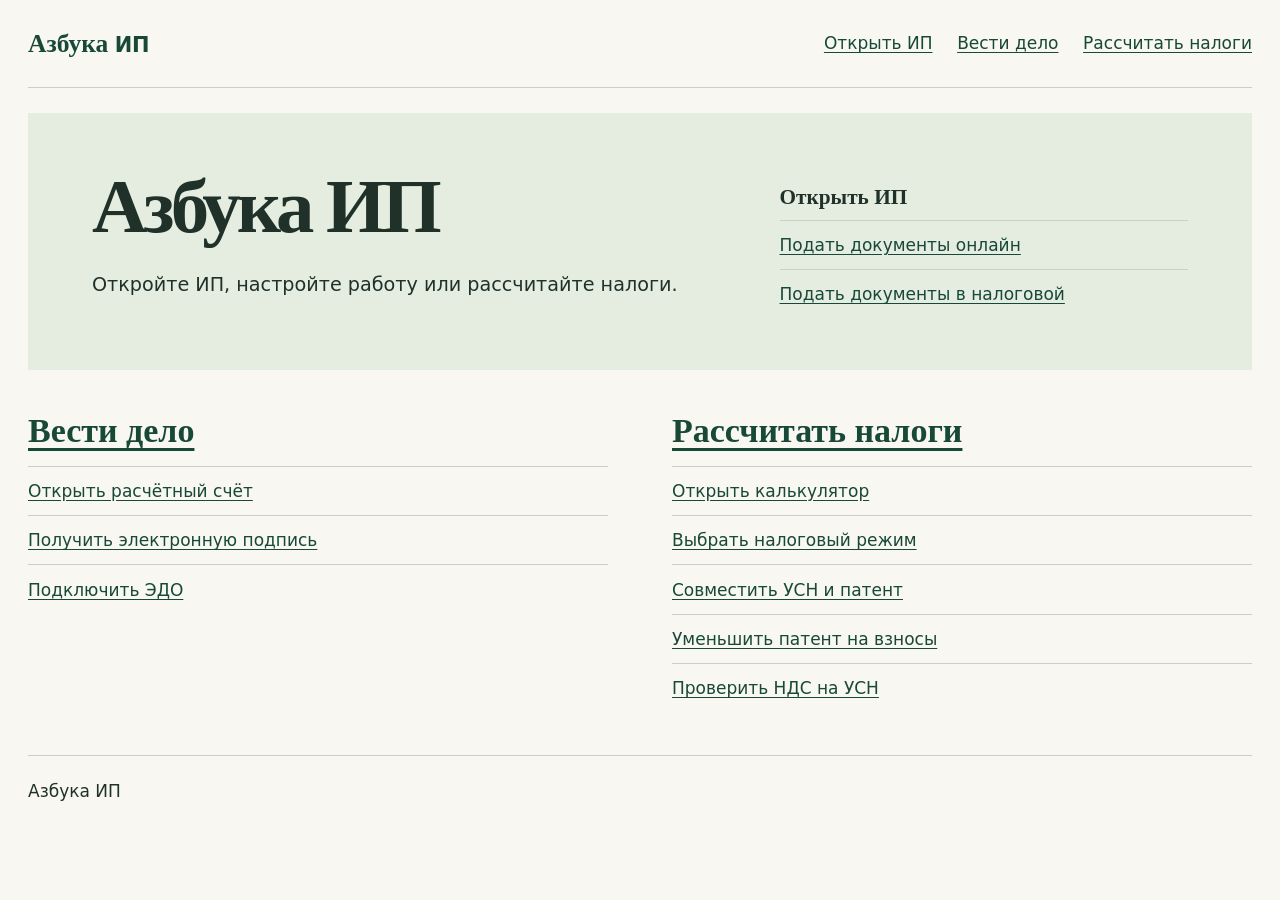
<file: index.html>
<!doctype html>
<html lang="ru">
<head>
<meta charset="utf-8">
<meta name="viewport" content="width=device-width, initial-scale=1">
<title>Азбука ИП — открыть ИП, вести дело, рассчитать налоги</title>
<meta name="description" content="Маршрут регистрации ИП, документы, электронная подпись, ЭДО, счёт и расчёт налогов.">
<link rel="canonical" href="https://ipabc.ru/">
<link rel="stylesheet" href="/azbuka.css">
</head>
<body>
<a class="skip" href="#main">К содержанию</a>
<header class="site-head wrap"><a class="wordmark" href="/">Азбука <b>ИП</b></a><nav aria-label="Основное меню"><a href="/guides/kak-otkryt-ip.html">Открыть ИП</a><a href="/vesti-delo.html">Вести дело</a><a href="/rasschitat-nalogi.html">Рассчитать налоги</a></nav></header>
<main id="main" class="wrap">
<section class="hero" aria-labelledby="hero-title">
<div><h1 id="hero-title">Азбука ИП</h1><p>Откройте ИП, настройте работу или рассчитайте налоги.</p></div>
<div class="route-links"><h2>Открыть ИП</h2><a href="/guides/kak-otkryt-ip.html?method=online">Подать документы онлайн</a><a href="/guides/kak-otkryt-ip.html?method=office">Подать документы в налоговой</a></div>
</section>
<div class="sections">
<section id="work"><h2><a href="/vesti-delo.html">Вести дело</a></h2><ul class="directory"><li><a href="/guides/raschetnyy-schet-ip.html">Открыть расчётный счёт</a></li><li><a href="/guides/elektronnaya-podpis-ip.html">Получить электронную подпись</a></li><li><a href="/guides/edo-dlya-ip.html">Подключить ЭДО</a></li></ul></section>
<section id="tax"><h2><a href="/rasschitat-nalogi.html">Рассчитать налоги</a></h2><ul class="directory"><li><a href="https://ip-tax-calculator-2026.polite-fig-0331.chatgpt.site/">Открыть калькулятор</a></li><li><a href="/guides/vybor-nalogovogo-rezhima-ip.html">Выбрать налоговый режим</a></li><li><a href="/guides/usn-patent-2026.html">Совместить УСН и патент</a></li><li><a href="/guides/umenshenie-patenta-1112021.html">Уменьшить патент на взносы</a></li><li><a href="/guides/nds-usn-5-7-2026.html">Проверить НДС на УСН</a></li></ul></section>
</div>
</main>
<footer class="wrap site-foot">Азбука ИП</footer>
</body></html>
</file>
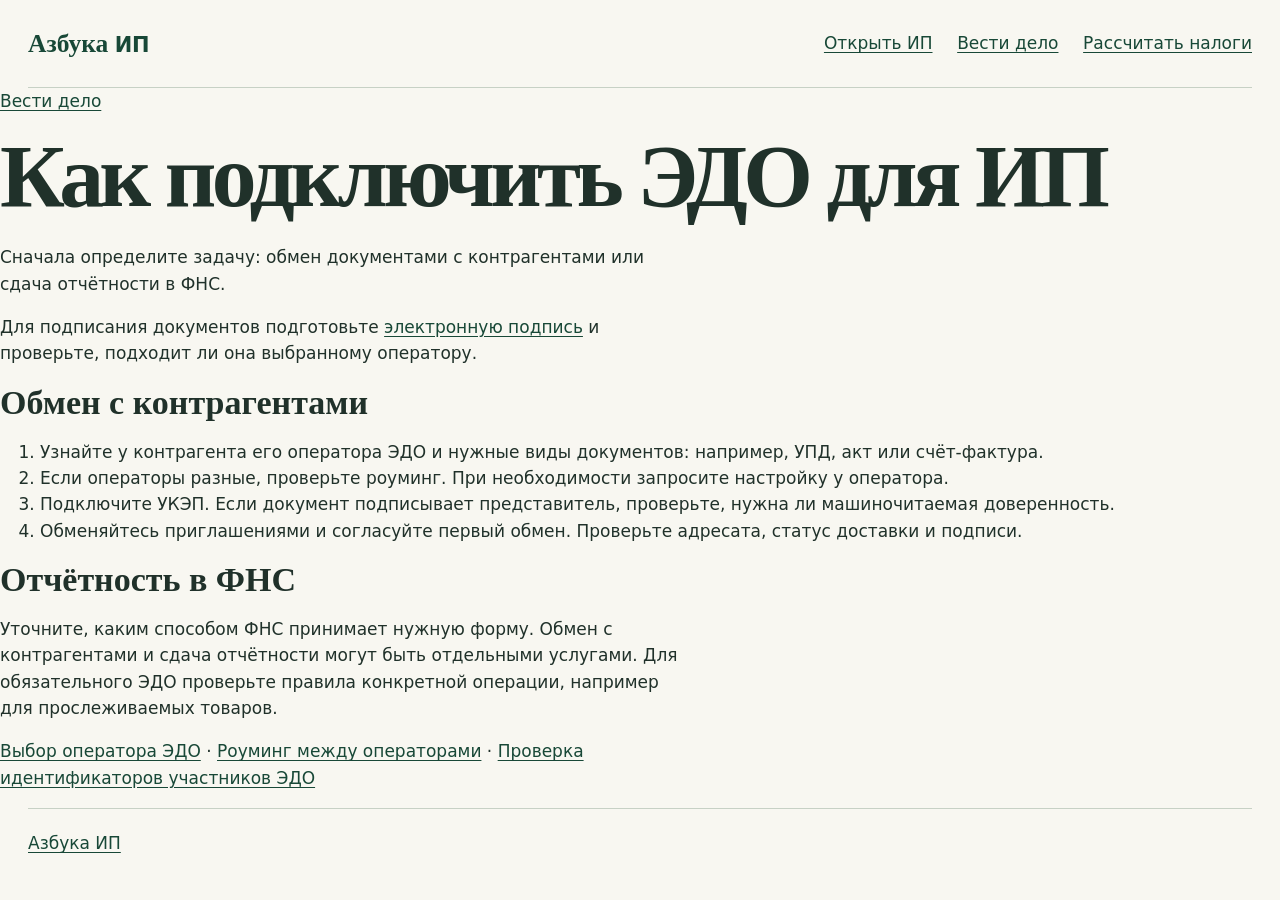
<file: guides/edo-dlya-ip.html>
<!doctype html>
<html lang="ru">
<head>
<meta charset="utf-8">
<meta name="viewport" content="width=device-width, initial-scale=1">
<title>Как подключить ЭДО для ИП — Азбука ИП</title>
<link rel="canonical" href="https://ipabc.ru/guides/edo-dlya-ip.html">
<link rel="stylesheet" href="/azbuka.css">
</head>
<body><a class="skip" href="#main">К содержанию</a>
<header class="site-head wrap"><a class="wordmark" href="/">Азбука <b>ИП</b></a><nav aria-label="Основное меню"><a href="/guides/kak-otkryt-ip.html">Открыть ИП</a><a href="/vesti-delo.html">Вести дело</a><a href="/rasschitat-nalogi.html">Рассчитать налоги</a></nav></header>
<main id="main" class="guide"><p class="section-back"><a href="/vesti-delo.html">Вести дело</a></p>
<article>
<h1>Как подключить ЭДО для ИП</h1>
<p class="guide-lead">Сначала определите задачу: обмен документами с контрагентами или сдача отчётности в ФНС.</p>
<p>Для подписания документов подготовьте <a href="/guides/elektronnaya-podpis-ip.html">электронную подпись</a> и проверьте, подходит ли она выбранному оператору.</p>
<h2>Обмен с контрагентами</h2>
<ol>
<li>Узнайте у контрагента его оператора ЭДО и нужные виды документов: например, УПД, акт или счёт-фактура.</li>
<li>Если операторы разные, проверьте роуминг. При необходимости запросите настройку у оператора.</li>
<li>Подключите УКЭП. Если документ подписывает представитель, проверьте, нужна ли машиночитаемая доверенность.</li>
<li>Обменяйтесь приглашениями и согласуйте первый обмен. Проверьте адресата, статус доставки и подписи.</li>
</ol>
<h2>Отчётность в ФНС</h2>
<p>Уточните, каким способом ФНС принимает нужную форму. Обмен с контрагентами и сдача отчётности могут быть отдельными услугами. Для обязательного ЭДО проверьте правила конкретной операции, например для прослеживаемых товаров.</p>
<p>
<a href="https://www.nalog.gov.ru/rn06/oedo/">Выбор оператора ЭДО</a> · <a href="https://www.nalog.gov.ru/rn77/related_activities/el_doc/roaming/">Роуминг между операторами</a> · <a href="https://www.nalog.gov.ru/html/edo_routing_brief/">Проверка идентификаторов участников ЭДО</a>
</p>
</article></main>
<footer class="wrap site-foot"><a href="/">Азбука ИП</a></footer></body></html>
</file>
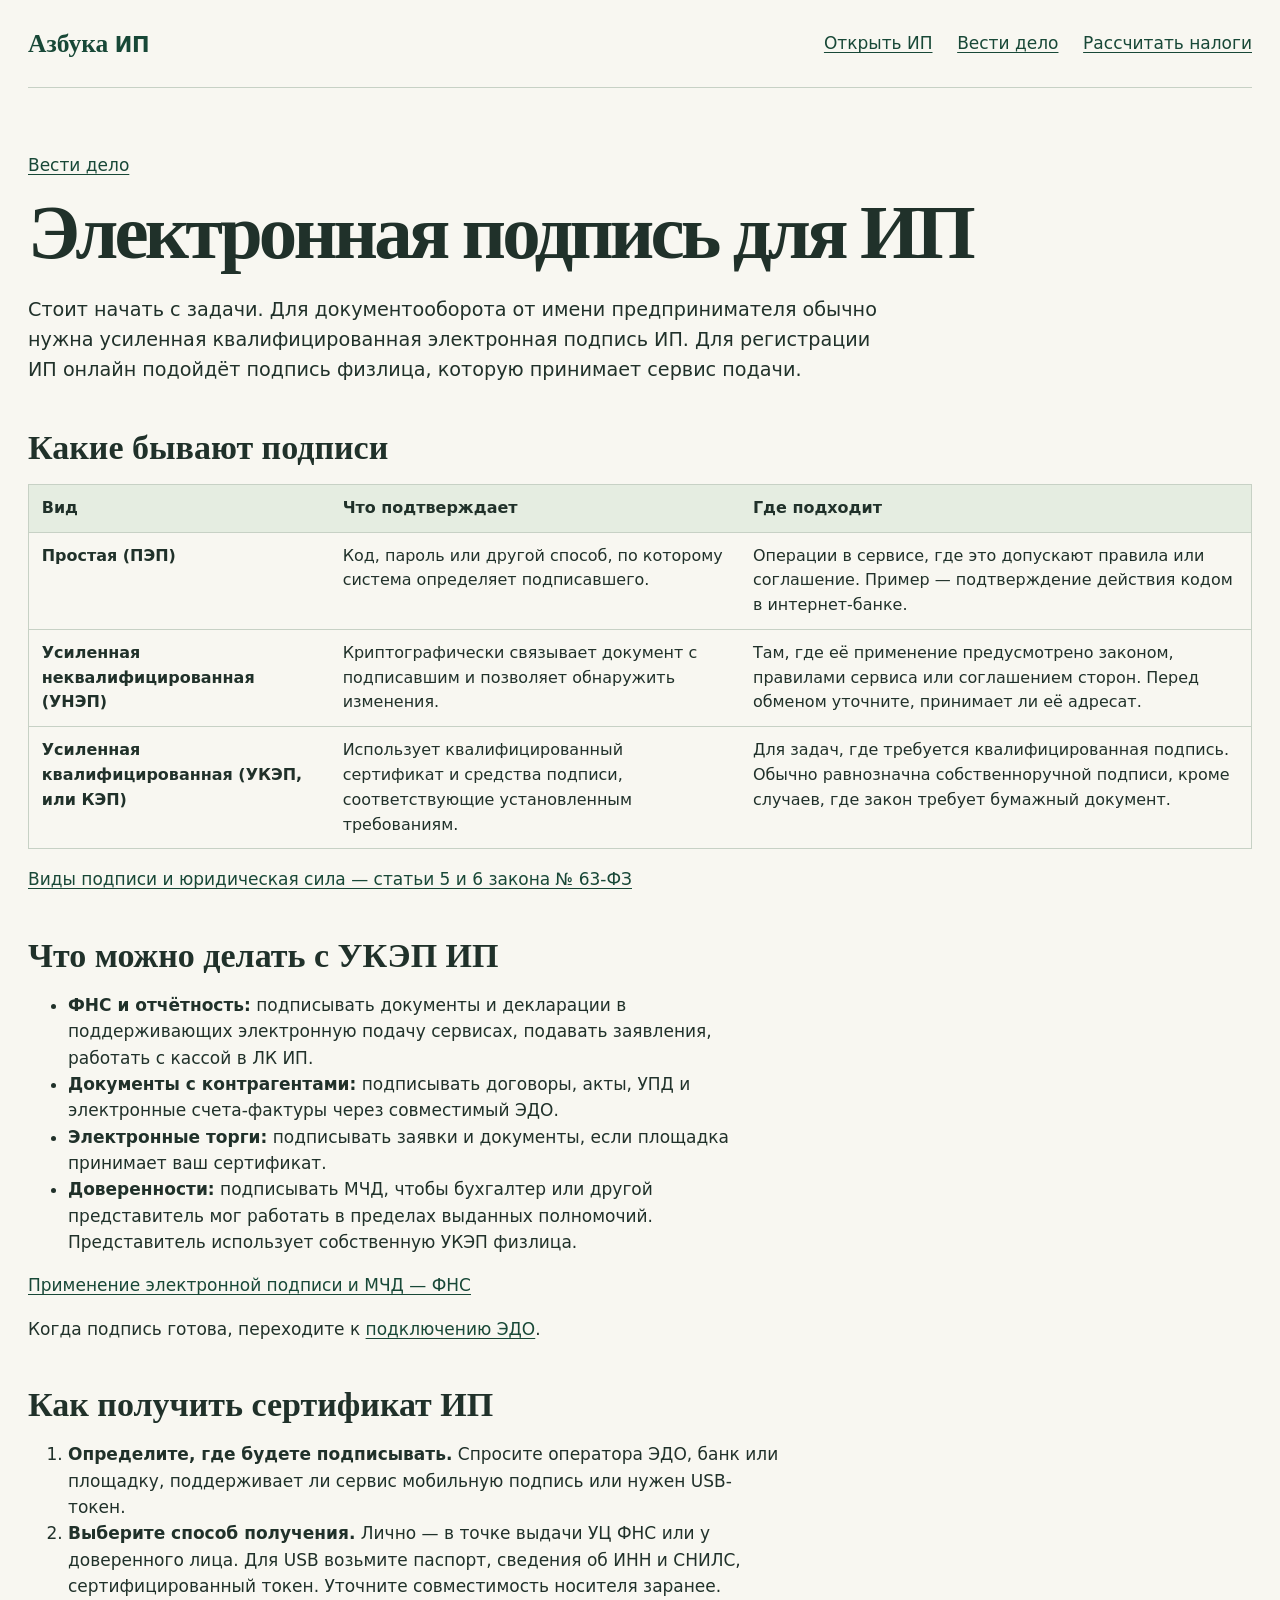
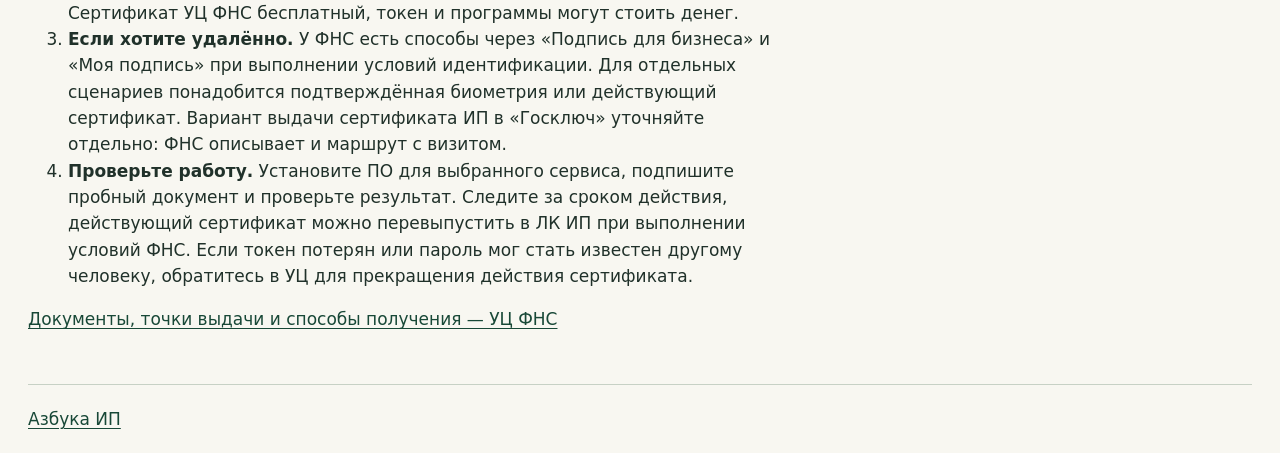
<file: guides/elektronnaya-podpis-ip.html>
<!doctype html>
<html lang="ru"><head><meta charset="utf-8"><meta name="viewport" content="width=device-width, initial-scale=1">
<title>Электронная подпись для ИП — Азбука ИП</title><meta name="description" content="Электронная подпись для ИП. Условия, примеры и ссылки на первичные источники.">
<link rel="canonical" href="https://ipabc.ru/guides/elektronnaya-podpis-ip.html"><link rel="stylesheet" href="/azbuka.css"><link rel="stylesheet" href="/comparison.css">
</head><body><a class="skip" href="#main">К содержанию</a><header class="site-head wrap"><a class="wordmark" href="/">Азбука <b>ИП</b></a><nav aria-label="Основное меню"><a href="/guides/kak-otkryt-ip.html">Открыть ИП</a><a href="/vesti-delo.html">Вести дело</a><a href="/rasschitat-nalogi.html">Рассчитать налоги</a></nav></header>
<main id="main" class="wrap registration mode-reference"><p class="section-back"><a href="/vesti-delo.html">Вести дело</a></p>
<article>
<h1>Электронная подпись для ИП</h1>
<p class="intro">Стоит начать с задачи. Для документооборота от имени предпринимателя обычно нужна усиленная квалифицированная электронная подпись ИП. Для регистрации ИП онлайн подойдёт подпись физлица, которую принимает сервис подачи.</p>
<h2>Какие бывают подписи</h2>
<p class="table-hint">На узком экране прокрутите таблицу вправо, чтобы увидеть остальные столбцы.</p>
<div class="table-scroll" tabindex="0" role="region" aria-label="Таблица видов электронной подписи"><table class="comparison">
<thead><tr><th scope="col">Вид</th><th scope="col">Что подтверждает</th><th scope="col">Где подходит</th></tr></thead>
<tbody>
<tr><th scope="row">Простая (ПЭП)</th><td>Код, пароль или другой способ, по которому система определяет подписавшего.</td><td>Операции в сервисе, где это допускают правила или соглашение. Пример — подтверждение действия кодом в интернет-банке.</td></tr>
<tr><th scope="row">Усиленная неквалифицированная (УНЭП)</th><td>Криптографически связывает документ с подписавшим и позволяет обнаружить изменения.</td><td>Там, где её применение предусмотрено законом, правилами сервиса или соглашением сторон. Перед обменом уточните, принимает ли её адресат.</td></tr>
<tr><th scope="row">Усиленная квалифицированная (УКЭП, или КЭП)</th><td>Использует квалифицированный сертификат и средства подписи, соответствующие установленным требованиям.</td><td>Для задач, где требуется квалифицированная подпись. Обычно равнозначна собственноручной подписи, кроме случаев, где закон требует бумажный документ.</td></tr>
</tbody></table></div>
<p><a href="https://www.nalog.gov.ru/html/sites/www.rn04.nalog.ru/dokumenti/63-fz.pdf">Виды подписи и юридическая сила — статьи 5 и 6 закона № 63-ФЗ</a></p>
<h2>Что можно делать с УКЭП ИП</h2>
<ul><li><strong>ФНС и отчётность:</strong> подписывать документы и декларации в поддерживающих электронную подачу сервисах, подавать заявления, работать с кассой в ЛК ИП.</li><li><strong>Документы с контрагентами:</strong> подписывать договоры, акты, УПД и электронные счета-фактуры через совместимый ЭДО.</li><li><strong>Электронные торги:</strong> подписывать заявки и документы, если площадка принимает ваш сертификат.</li><li><strong>Доверенности:</strong> подписывать МЧД, чтобы бухгалтер или другой представитель мог работать в пределах выданных полномочий. Представитель использует собственную УКЭП физлица.</li></ul>
<p><a href="https://www.nalog.gov.ru/rn77/related_activities/el_doc/use_electronic_sign/">Применение электронной подписи и МЧД — ФНС</a></p>
<p>Когда подпись готова, переходите к <a href="/guides/edo-dlya-ip.html">подключению ЭДО</a>.</p>
<h2>Как получить сертификат ИП</h2>
<ol><li><strong>Определите, где будете подписывать.</strong> Спросите оператора ЭДО, банк или площадку, поддерживает ли сервис мобильную подпись или нужен USB-токен.</li><li><strong>Выберите способ получения.</strong> Лично — в точке выдачи УЦ ФНС или у доверенного лица. Для USB возьмите паспорт, сведения об ИНН и СНИЛС, сертифицированный токен. Уточните совместимость носителя заранее. Сертификат УЦ ФНС бесплатный, токен и программы могут стоить денег.</li><li><strong>Если хотите удалённо.</strong> У ФНС есть способы через «Подпись для бизнеса» и «Моя подпись» при выполнении условий идентификации. Для отдельных сценариев понадобится подтверждённая биометрия или действующий сертификат. Вариант выдачи сертификата ИП в «Госключ» уточняйте отдельно: ФНС описывает и маршрут с визитом.</li><li><strong>Проверьте работу.</strong> Установите ПО для выбранного сервиса, подпишите пробный документ и проверьте результат. Следите за сроком действия, действующий сертификат можно перевыпустить в ЛК ИП при выполнении условий ФНС. Если токен потерян или пароль мог стать известен другому человеку, обратитесь в УЦ для прекращения действия сертификата.</li></ol>
<p><a href="https://www.nalog.gov.ru/rn77/related_activities/ucfns/el_sign_getting/">Документы, точки выдачи и способы получения — УЦ ФНС</a></p>
</article></main><footer class="wrap site-foot"><a href="/">Азбука ИП</a></footer></body></html>
</file>
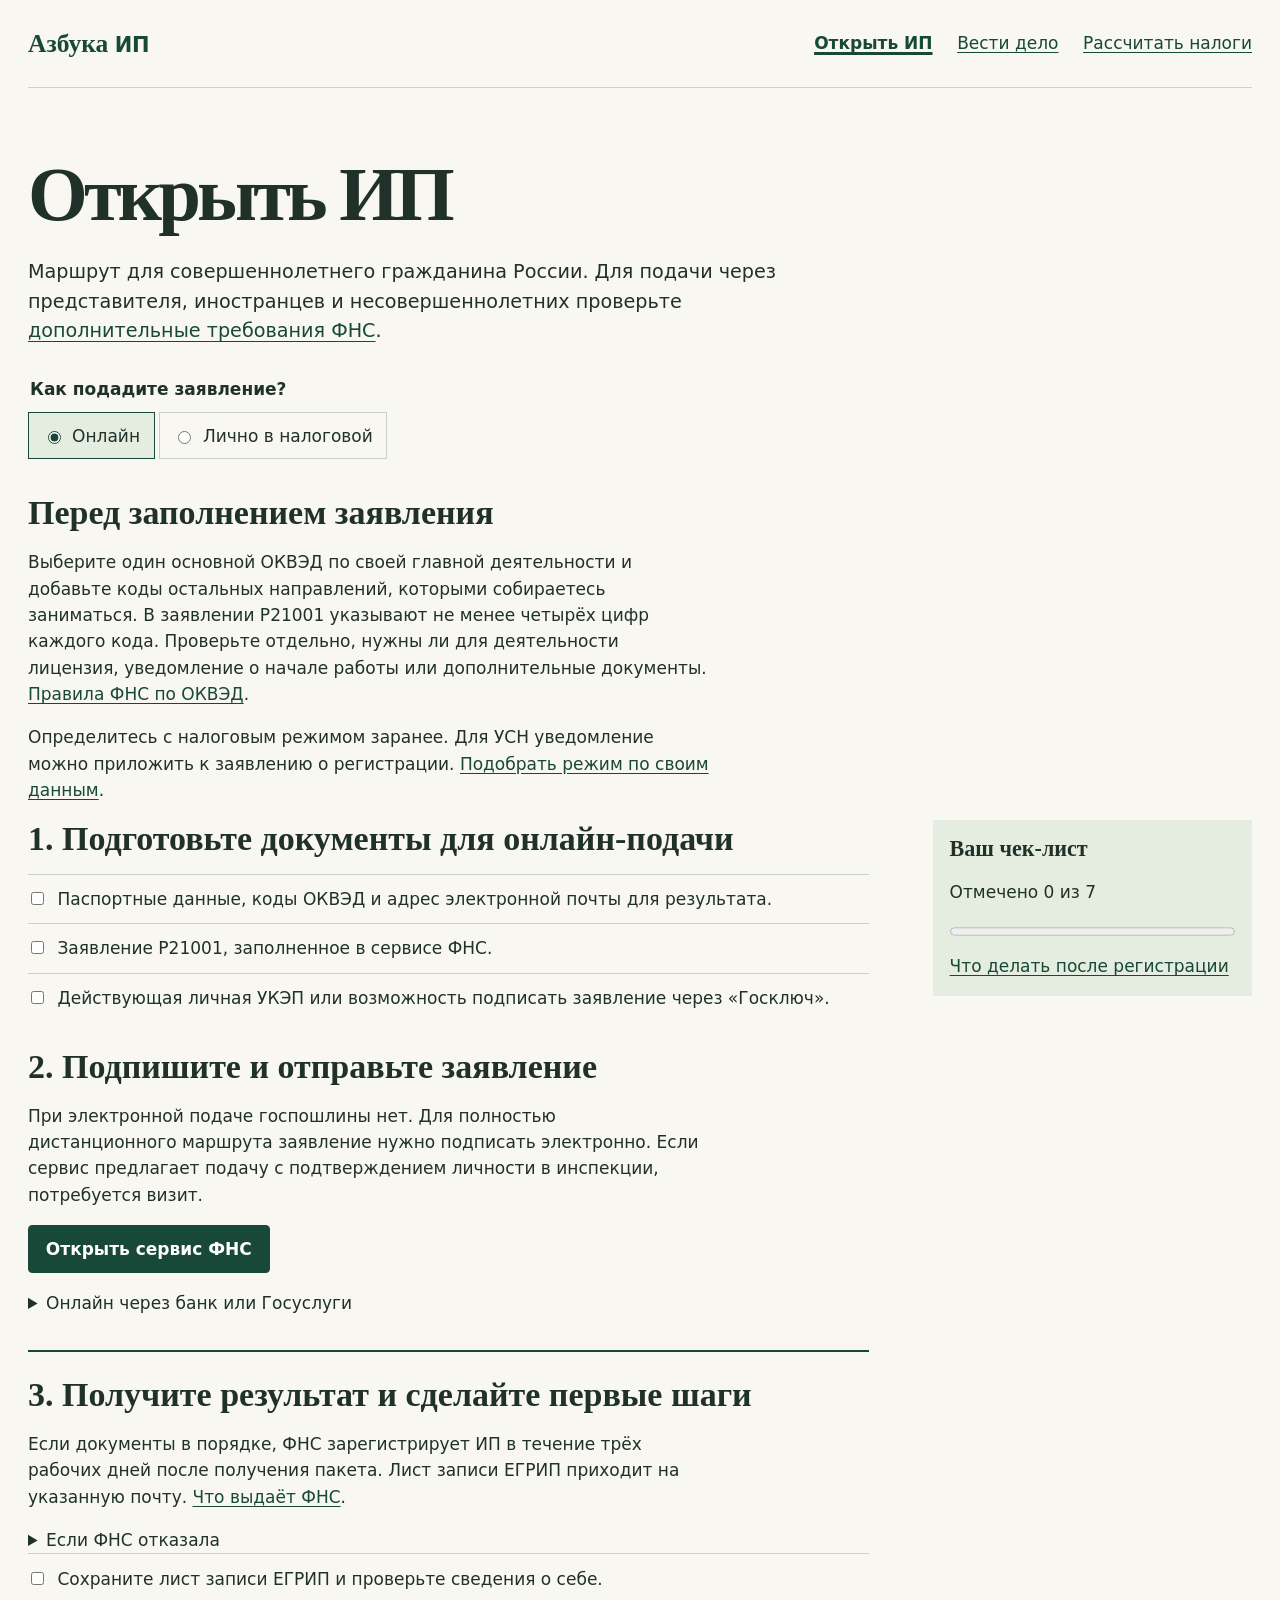
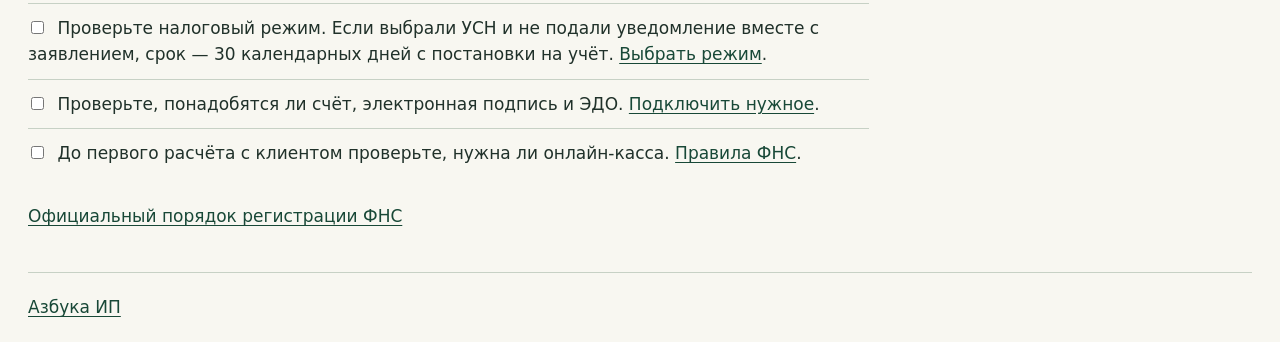
<file: guides/kak-otkryt-ip.html>
<!doctype html>
<html lang="ru">
<head>
<meta charset="utf-8">
<meta name="viewport" content="width=device-width, initial-scale=1">
<title>Открыть ИП онлайн или в налоговой — Азбука ИП</title>
<meta name="description" content="Чек-лист документов, подача заявления Р21001 онлайн или лично и шаги после регистрации ИП.">
<link rel="canonical" href="https://ipabc.ru/guides/kak-otkryt-ip.html">
<link rel="stylesheet" href="/azbuka.css">
<script src="/registration.js" defer></script>
</head>
<body>
<a class="skip" href="#main">К содержанию</a>
<header class="site-head wrap"><a class="wordmark" href="/">Азбука <b>ИП</b></a><nav aria-label="Основное меню"><a href="/guides/kak-otkryt-ip.html" aria-current="page">Открыть ИП</a><a href="/vesti-delo.html">Вести дело</a><a href="/rasschitat-nalogi.html">Рассчитать налоги</a></nav></header>
<main id="main" class="wrap registration">
<h1>Открыть ИП</h1>
<p class="intro">Маршрут для совершеннолетнего гражданина России. Для подачи через представителя, иностранцев и несовершеннолетних проверьте <a href="https://www.nalog.gov.ru/rn77/related_activities/registration_ip_yl/registration_ip/order/">дополнительные требования ФНС</a>.</p>
<fieldset id="method" class="method" hidden><legend>Как подадите заявление?</legend><label><input name="method" type="radio" value="online" checked> Онлайн</label><label><input name="method" type="radio" value="office"> Лично в налоговой</label></fieldset>
<section aria-labelledby="before-title">
<h2 id="before-title">Перед заполнением заявления</h2>
<p>Выберите один основной ОКВЭД по своей главной деятельности и добавьте коды остальных направлений, которыми собираетесь заниматься. В заявлении Р21001 указывают не менее четырёх цифр каждого кода. Проверьте отдельно, нужны ли для деятельности лицензия, уведомление о начале работы или дополнительные документы. <a href="https://www.nalog.gov.ru/okved/">Правила ФНС по ОКВЭД</a>.</p>
<p>Определитесь с налоговым режимом заранее. Для УСН уведомление можно приложить к заявлению о регистрации. <a href="/guides/vybor-nalogovogo-rezhima-ip.html">Подобрать режим по своим данным</a>.</p>
</section>

<div class="journey">
<div>
<section data-route="online">
<h2>1. Подготовьте документы для онлайн-подачи</h2>
<ul class="checklist">
<li><label><input type="checkbox"> Паспортные данные, коды ОКВЭД и адрес электронной почты для результата.</label></li>
<li><label><input type="checkbox"> Заявление Р21001, заполненное в сервисе ФНС.</label></li>
<li><label><input type="checkbox"> Действующая личная УКЭП или возможность подписать заявление через «Госключ».</label></li>
</ul>
<h2>2. Подпишите и отправьте заявление</h2>
<p>При электронной подаче госпошлины нет. Для полностью дистанционного маршрута заявление нужно подписать электронно. Если сервис предлагает подачу с подтверждением личности в инспекции, потребуется визит.</p>
<p><a class="primary" href="https://service.nalog.ru/gosreg/">Открыть сервис ФНС</a></p>
<details><summary>Онлайн через банк или Госуслуги</summary>
<p>На <a href="https://www.gosuslugi.ru/help/faq/registrate_ip/131201">Госуслугах</a> проверьте доступный способ подачи и подписания. Если хотите заодно оформить подпись и расчётный счёт, сравните <a href="https://www.nalog.gov.ru/rn48/promo/start/">«Старт бизнеса онлайн» ФНС</a> с предложениями банков. Банки могут запросить паспорт, ИНН и СНИЛС, а условия идентификации и открытия счёта различаются. Перед подачей проверьте, какой тариф подключат после акции и обязателен ли счёт по условиям предложения.</p>
<p>Примеры услуг: <a href="https://tochka.com/registration/ip/">Точка Банк</a>, <a href="https://www.vtb.ru/malyj-biznes/registraciya/ip/">ВТБ</a>, <a href="https://kontur.ru/bank/malomu-biznesu-i-ip/registraciya-biznesa">Контур.Банк</a>. <a href="/guides/raschetnyy-schet-ip.html">Сравнить тарифы счетов</a>.</p>
</details>
</section>
<section data-route="office">
<h2>1. Соберите документы для визита</h2>
<ul class="checklist">
<li><label><input type="checkbox"> Распечатанное заявление Р21001 с кодами ОКВЭД и электронной почтой.</label></li>
<li><label><input type="checkbox"> Оригинал паспорта и документ об адресе, если в удостоверении личности адрес не указан.</label></li>
<li><label><input type="checkbox"> Госпошлина 800 ₽ за бумажную подачу непосредственно в налоговую. Сохраните квитанцию.</label></li>
</ul>
<h2>2. Подайте документы лично</h2>
<p>Найдите регистрирующую инспекцию по месту жительства. Возьмите пакет и подпишите заявление при инспекторе, если подпись заранее не удостоверена нотариально.</p>
<p><a class="primary" href="https://service.nalog.ru/addrno.do">Найти инспекцию</a></p>
<details><summary>Если в налоговую идти неудобно</summary>
<p>Проверьте, принимает ли выбранный МФЦ документы на регистрацию ИП. Можно обратиться к нотариусу или отправить комплект по почте с объявленной ценностью и описью вложения, выполнив требования к удостоверению подписи и копий. При электронной передаче через МФЦ или нотариуса госпошлины нет. Услуга нотариуса может быть платной. <a href="https://www.nalog.gov.ru/rn77/related_activities/registration_ip_yl/registration_ip/order/">Каналы подачи по инструкции ФНС</a>.</p>
</details>
</section>
<section class="after" id="after">
<h2>3. Получите результат и сделайте первые шаги</h2>
<p>Если документы в порядке, ФНС зарегистрирует ИП в течение трёх рабочих дней после получения пакета. Лист записи ЕГРИП приходит на указанную почту. <a href="https://www.nalog.gov.ru/create_business/ip/creation/registration/step4/">Что выдаёт ФНС</a>.</p>
<details><summary>Если ФНС отказала</summary>
<p>Посмотрите основание в решении. Если отказ связан с неполным комплектом или нарушением требований к оформлению, в предусмотренных законом случаях можно один раз подать исправленные или недостающие документы в течение трёх месяцев без повторной госпошлины. <a href="https://www.nalog.gov.ru/rn52/news/activities_fts/8138946/">Разъяснение ФНС</a>.</p>
</details>
<ul class="checklist">
<li><label><input type="checkbox"> Сохраните лист записи ЕГРИП и проверьте сведения о себе.</label></li>
<li><label><input type="checkbox"> Проверьте налоговый режим. Если выбрали УСН и не подали уведомление вместе с заявлением, срок — 30 календарных дней с постановки на учёт.</label> <a href="/guides/vybor-nalogovogo-rezhima-ip.html">Выбрать режим</a>.</li>
<li><label><input type="checkbox"> Проверьте, понадобятся ли счёт, электронная подпись и ЭДО.</label> <a href="/vesti-delo.html">Подключить нужное</a>.</li>
<li><label><input type="checkbox"> До первого расчёта с клиентом проверьте, нужна ли онлайн-касса.</label> <a href="https://www.nalog.gov.ru/create_business/ip/in_progress/kkt/">Правила ФНС</a>.</li>
</ul>
</section>
</div>
<aside id="progress" class="progress" hidden><h2>Ваш чек-лист</h2><p id="progress-text" role="status"></p><progress id="progress-bar" aria-label="Выполнение чек-листа"></progress><a href="#after">Что делать после регистрации</a></aside>
</div>
<p class="sources"><a href="https://www.nalog.gov.ru/rn77/related_activities/registration_ip_yl/registration_ip/order/">Официальный порядок регистрации ФНС</a></p>
</main>
<footer class="wrap site-foot"><a href="/">Азбука ИП</a></footer>
</body></html>
</file>
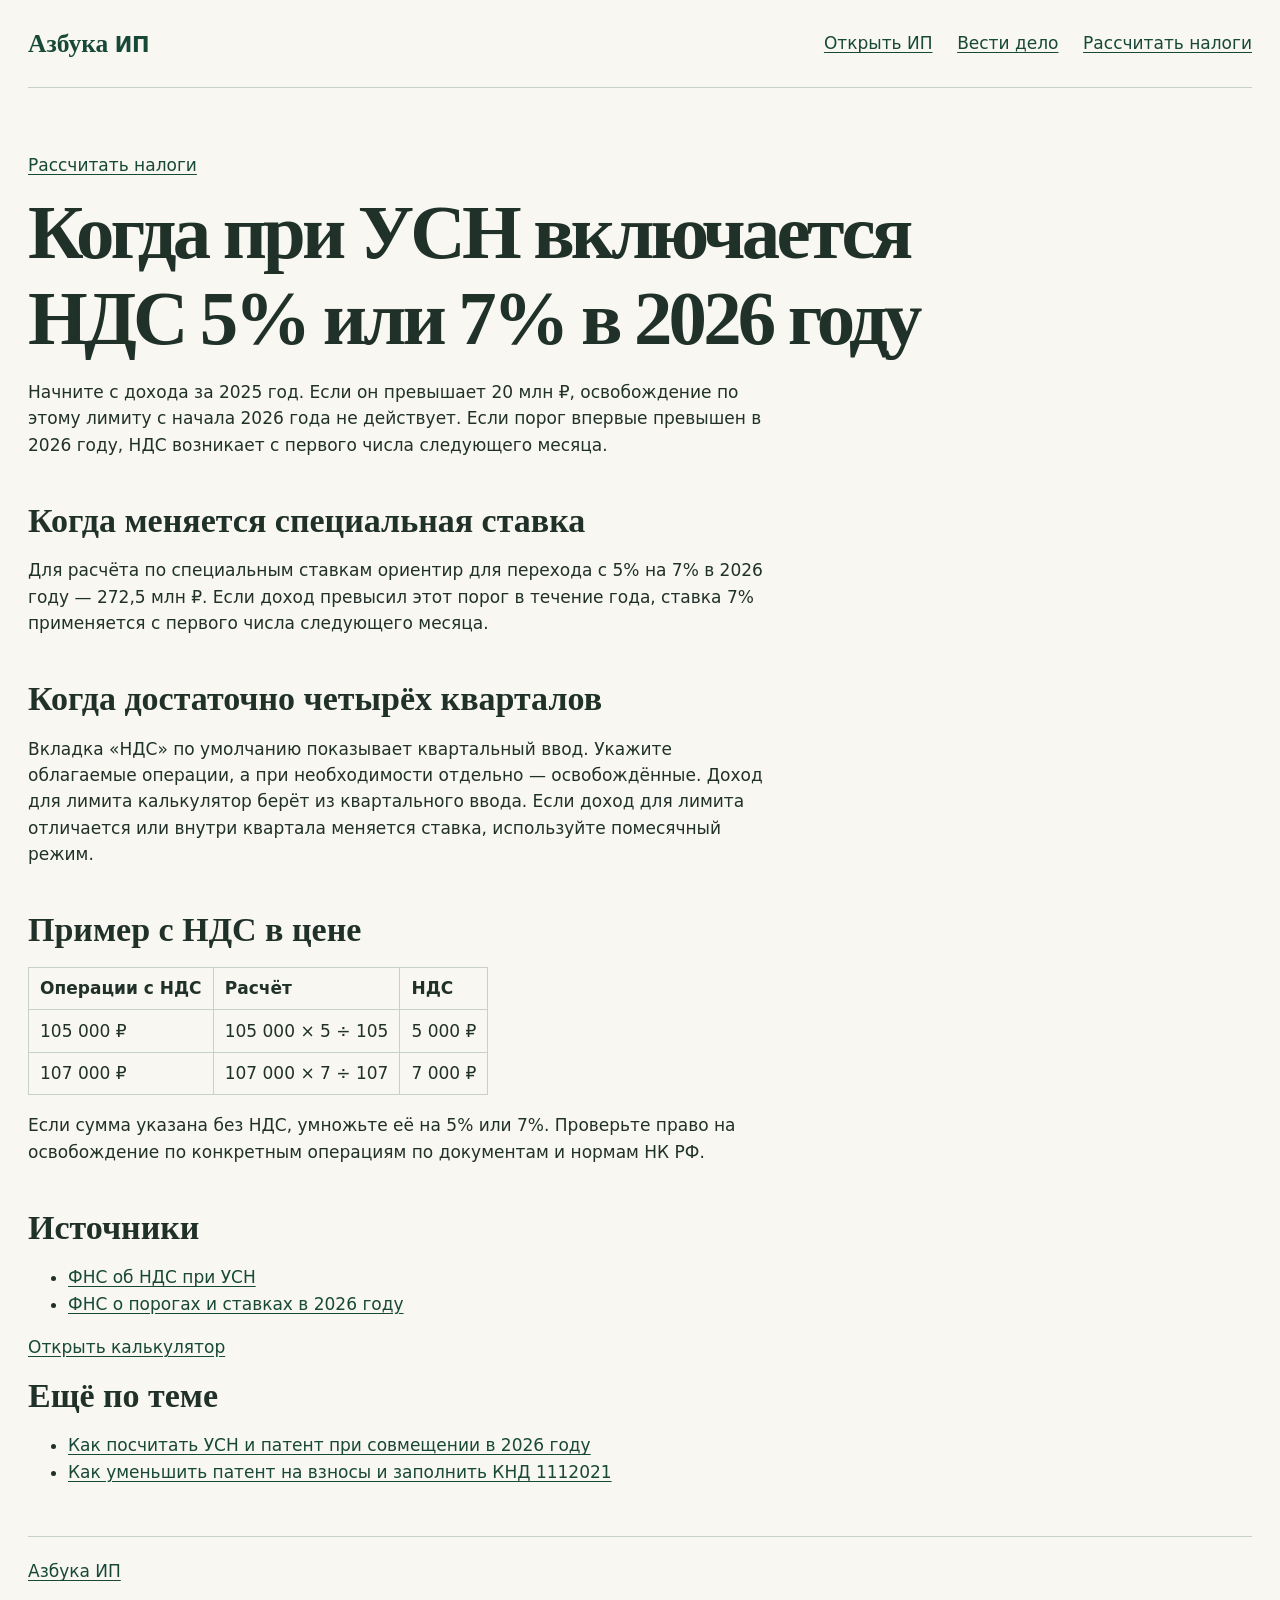
<file: guides/nds-usn-5-7-2026.html>
<!doctype html>
<html lang="ru">
<head>
<meta charset="utf-8">
<meta name="viewport" content="width=device-width, initial-scale=1">
<title>Когда при УСН включается НДС 5% или 7% в 2026 году | Налоги ИП</title>
<meta name="description" content="Как проверить пороги НДС на УСН, определить месяц смены ставки и выбрать квартальный или помесячный ввод.">
<link rel="canonical" href="https://ipabc.ru/guides/nds-usn-5-7-2026.html">
<meta property="og:type" content="article">
<meta property="og:title" content="Когда при УСН включается НДС 5% или 7% в 2026 году">
<meta property="og:description" content="Как проверить пороги НДС на УСН, определить месяц смены ставки и выбрать квартальный или помесячный ввод.">
<link rel="stylesheet" href="/azbuka.css">
</head>
<body><a class="skip" href="#main">К содержанию</a>
<header class="site-head wrap"><a class="wordmark" href="/">Азбука <b>ИП</b></a><nav aria-label="Основное меню"><a href="/guides/kak-otkryt-ip.html">Открыть ИП</a><a href="/vesti-delo.html">Вести дело</a><a href="/rasschitat-nalogi.html">Рассчитать налоги</a></nav></header>
<main id="main" class="wrap registration mode-reference"><p class="section-back"><a href="/rasschitat-nalogi.html">Рассчитать налоги</a></p>
<article>
<h1>Когда при УСН включается НДС 5% или 7% в 2026 году</h1>
<p class="guide-lead">Начните с дохода за 2025 год. Если он превышает 20 млн ₽, освобождение по этому лимиту с начала 2026 года не действует. Если порог впервые превышен в 2026 году, НДС возникает с первого числа следующего месяца.</p>
<h2>Когда меняется специальная ставка</h2>
<p>Для расчёта по специальным ставкам ориентир для перехода с 5% на 7% в 2026 году — 272,5 млн ₽. Если доход превысил этот порог в течение года, ставка 7% применяется с первого числа следующего месяца.</p>
<h2>Когда достаточно четырёх кварталов</h2>
<p>Вкладка «НДС» по умолчанию показывает квартальный ввод. Укажите облагаемые операции, а при необходимости отдельно — освобождённые. Доход для лимита калькулятор берёт из квартального ввода. Если доход для лимита отличается или внутри квартала меняется ставка, используйте помесячный режим.</p>
<h2>Пример с НДС в цене</h2>
<div class="article-table"><table><thead><tr><th>Операции с НДС</th><th>Расчёт</th><th>НДС</th></tr></thead><tbody>
<tr><td>105 000 ₽</td><td>105 000 × 5 ÷ 105</td><td>5 000 ₽</td></tr>
<tr><td>107 000 ₽</td><td>107 000 × 7 ÷ 107</td><td>7 000 ₽</td></tr></tbody></table></div>
<p>Если сумма указана без НДС, умножьте её на 5% или 7%. Проверьте право на освобождение по конкретным операциям по документам и нормам НК РФ.</p>
<h2>Источники</h2><ul><li><a href="https://www.nalog.gov.ru/rn77/taxation/taxes/nds_usn/">ФНС об НДС при УСН</a></li>
<li><a href="https://www.nalog.gov.ru/new2026/">ФНС о порогах и ставках в 2026 году</a></li></ul>
<p><a class="guide-cta" href="https://ip-tax-calculator-2026.polite-fig-0331.chatgpt.site/">Открыть калькулятор</a></p>
</article>
<nav aria-label="Другие материалы"><h2>Ещё по теме</h2><ul><li><a href="/guides/usn-patent-2026.html">Как посчитать УСН и патент при совмещении в 2026 году</a></li><li><a href="/guides/umenshenie-patenta-1112021.html">Как уменьшить патент на взносы и заполнить КНД 1112021</a></li></ul></nav>
</main>
<footer class="wrap site-foot"><a href="/">Азбука ИП</a></footer>
</body>
</html>
</file>
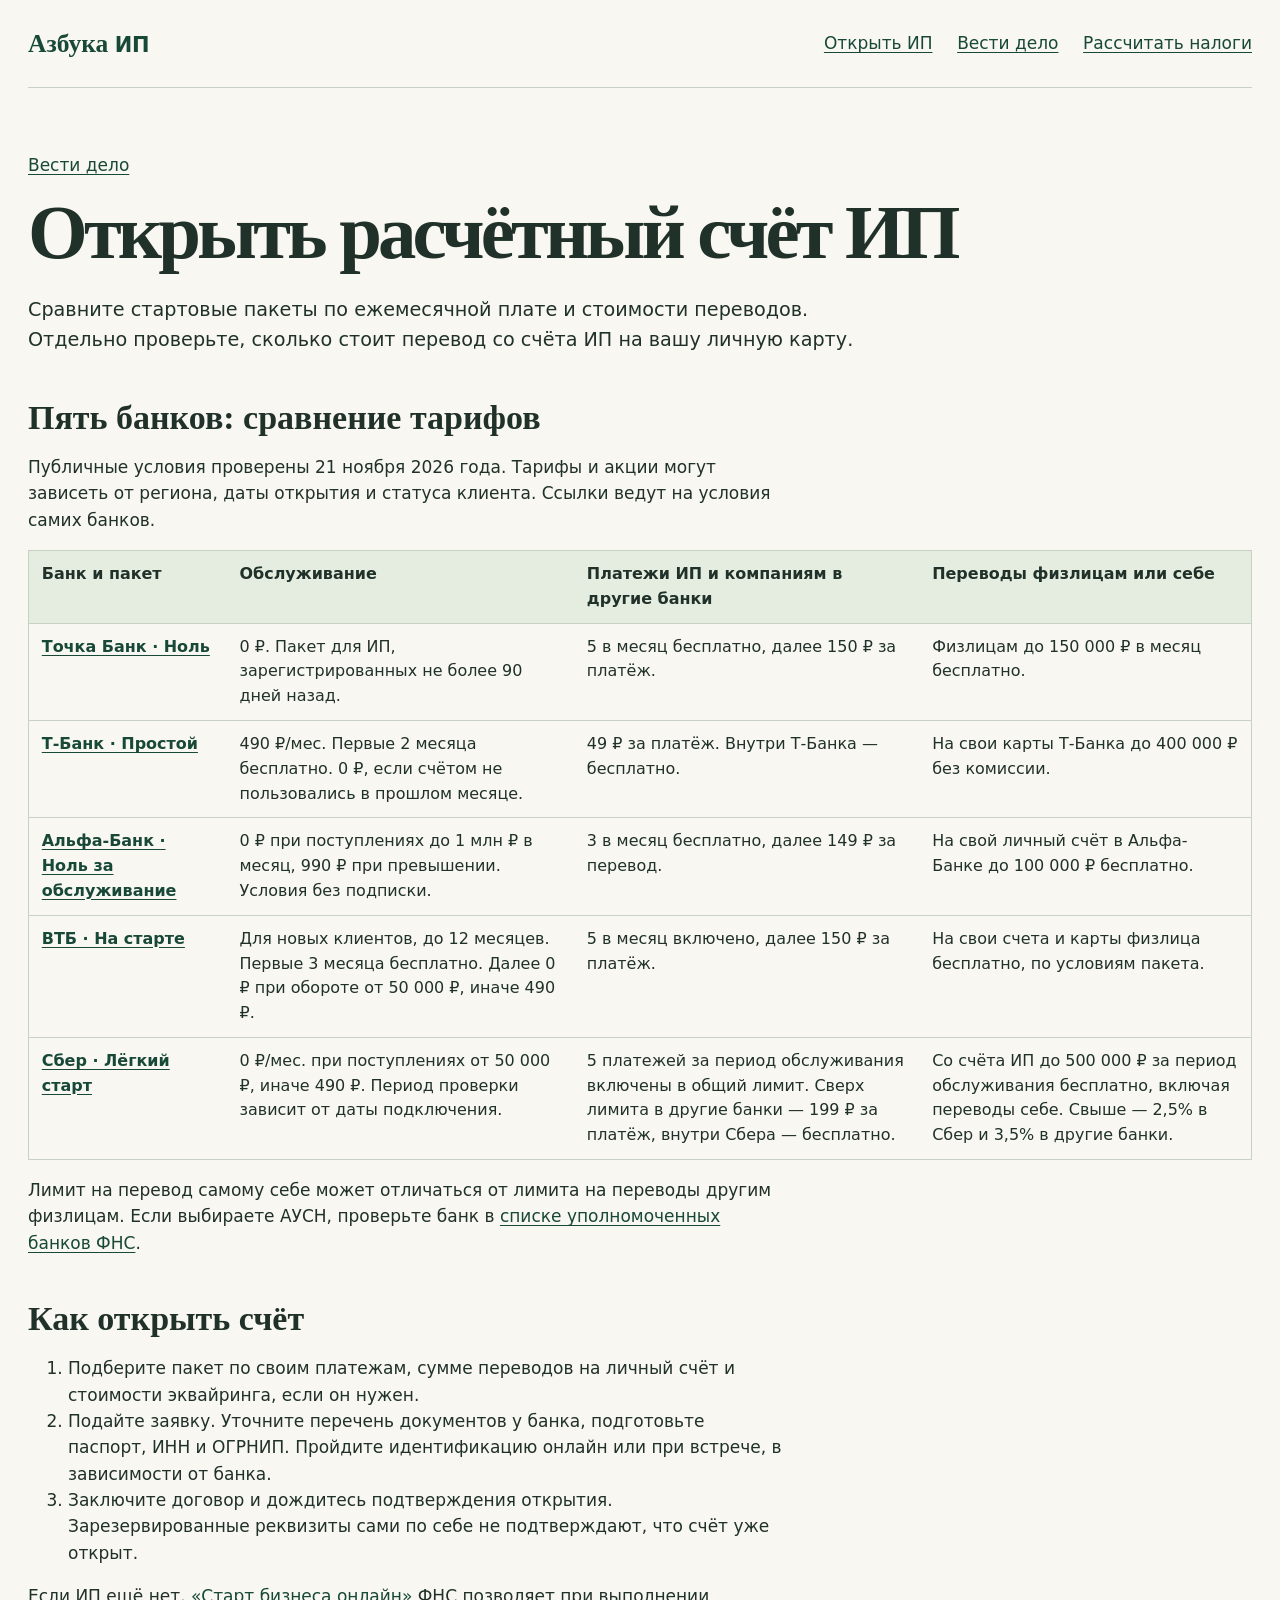
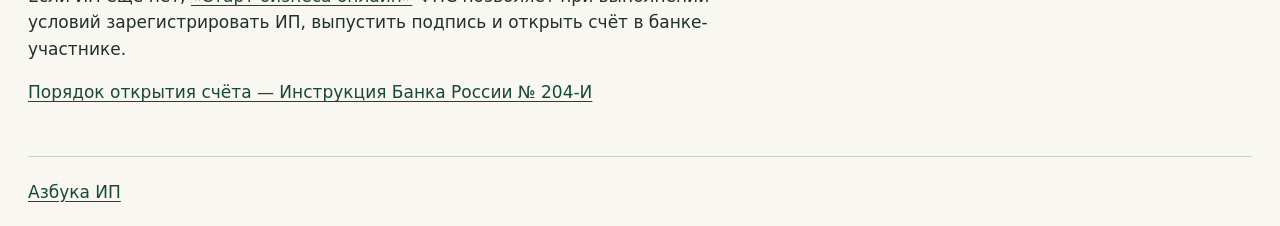
<file: guides/raschetnyy-schet-ip.html>
<!doctype html>
<html lang="ru"><head><meta charset="utf-8"><meta name="viewport" content="width=device-width, initial-scale=1">
<title>Открыть расчётный счёт ИП — Азбука ИП</title><meta name="description" content="Открыть расчётный счёт ИП. Условия, примеры и ссылки на первичные источники.">
<link rel="canonical" href="https://ipabc.ru/guides/raschetnyy-schet-ip.html"><link rel="stylesheet" href="/azbuka.css"><link rel="stylesheet" href="/comparison.css">
</head><body><a class="skip" href="#main">К содержанию</a><header class="site-head wrap"><a class="wordmark" href="/">Азбука <b>ИП</b></a><nav aria-label="Основное меню"><a href="/guides/kak-otkryt-ip.html">Открыть ИП</a><a href="/vesti-delo.html">Вести дело</a><a href="/rasschitat-nalogi.html">Рассчитать налоги</a></nav></header>
<main id="main" class="wrap registration mode-reference"><p class="section-back"><a href="/vesti-delo.html">Вести дело</a></p>
<article>
<h1>Открыть расчётный счёт ИП</h1>
<p class="intro">Сравните стартовые пакеты по ежемесячной плате и стоимости переводов. Отдельно проверьте, сколько стоит перевод со счёта ИП на вашу личную карту.</p>
<h2>Пять банков: сравнение тарифов</h2>
<p>Публичные условия проверены 21 ноября 2026 года. Тарифы и акции могут зависеть от региона, даты открытия и статуса клиента. Ссылки ведут на условия самих банков.</p>
<p class="table-hint">На узком экране прокрутите таблицу вправо, чтобы увидеть остальные столбцы.</p>
<div class="table-scroll" tabindex="0" role="region" aria-label="Сравнительная таблица банков">
<table class="comparison">
<thead><tr><th scope="col">Банк и пакет</th><th scope="col">Обслуживание</th><th scope="col">Платежи ИП и компаниям в другие банки</th><th scope="col">Переводы физлицам или себе</th></tr></thead>
<tbody>
<tr><th scope="row"><a href="https://tochka.com/tariffs/">Точка Банк · Ноль</a></th><td>0 ₽. Пакет для ИП, зарегистрированных не более 90 дней назад.</td><td>5 в месяц бесплатно, далее 150 ₽ за платёж.</td><td>Физлицам до 150 000 ₽ в месяц бесплатно.</td></tr>
<tr><th scope="row"><a href="https://www.tbank.ru/business/account/">Т-Банк · Простой</a></th><td>490 ₽/мес. Первые 2 месяца бесплатно. 0 ₽, если счётом не пользовались в прошлом месяце.</td><td>49 ₽ за платёж. Внутри Т-Банка — бесплатно.</td><td>На свои карты Т-Банка до 400 000 ₽ без комиссии.</td></tr>
<tr><th scope="row"><a href="https://alfabank.ru/sme/tariffs/subscription/">Альфа-Банк · Ноль за обслуживание</a></th><td>0 ₽ при поступлениях до 1 млн ₽ в месяц, 990 ₽ при превышении. Условия без подписки.</td><td>3 в месяц бесплатно, далее 149 ₽ за перевод.</td><td>На свой личный счёт в Альфа-Банке до 100 000 ₽ бесплатно.</td></tr>
<tr><th scope="row"><a href="https://www.vtb.ru/malyj-biznes/otkryt-schet/pakety-uslug/na-starte/">ВТБ · На старте</a></th><td>Для новых клиентов, до 12 месяцев. Первые 3 месяца бесплатно. Далее 0 ₽ при обороте от 50 000 ₽, иначе 490 ₽.</td><td>5 в месяц включено, далее 150 ₽ за платёж.</td><td>На свои счета и карты физлица бесплатно, по условиям пакета.</td></tr>
<tr><th scope="row"><a href="https://www.sberbank.ru/common/img/uploaded/mmb/tariffs/package.pdf">Сбер · Лёгкий старт</a></th><td>0 ₽/мес. при поступлениях от 50 000 ₽, иначе 490 ₽. Период проверки зависит от даты подключения.</td><td>5 платежей за период обслуживания включены в общий лимит. Сверх лимита в другие банки — 199 ₽ за платёж, внутри Сбера — бесплатно.</td><td>Со счёта ИП до 500 000 ₽ за период обслуживания бесплатно, включая переводы себе. Свыше — 2,5% в Сбер и 3,5% в другие банки.</td></tr>
</tbody></table></div>
<p>Лимит на перевод самому себе может отличаться от лимита на переводы другим физлицам. Если выбираете АУСН, проверьте банк в <a href="https://ausn.nalog.gov.ru/">списке уполномоченных банков ФНС</a>.</p>
<h2>Как открыть счёт</h2>
<ol><li>Подберите пакет по своим платежам, сумме переводов на личный счёт и стоимости эквайринга, если он нужен.</li><li>Подайте заявку. Уточните перечень документов у банка, подготовьте паспорт, ИНН и ОГРНИП. Пройдите идентификацию онлайн или при встрече, в зависимости от банка.</li><li>Заключите договор и дождитесь подтверждения открытия. Зарезервированные реквизиты сами по себе не подтверждают, что счёт уже открыт.</li></ol>
<p>Если ИП ещё нет, <a href="https://www.nalog.gov.ru/rn48/promo/start/">«Старт бизнеса онлайн»</a> ФНС позволяет при выполнении условий зарегистрировать ИП, выпустить подпись и открыть счёт в банке-участнике.</p>
<p><a href="https://www.cbr.ru/queries/xsltblock/file/117713/0/2301">Порядок открытия счёта — Инструкция Банка России № 204-И</a></p>
</article></main><footer class="wrap site-foot"><a href="/">Азбука ИП</a></footer></body></html>
</file>
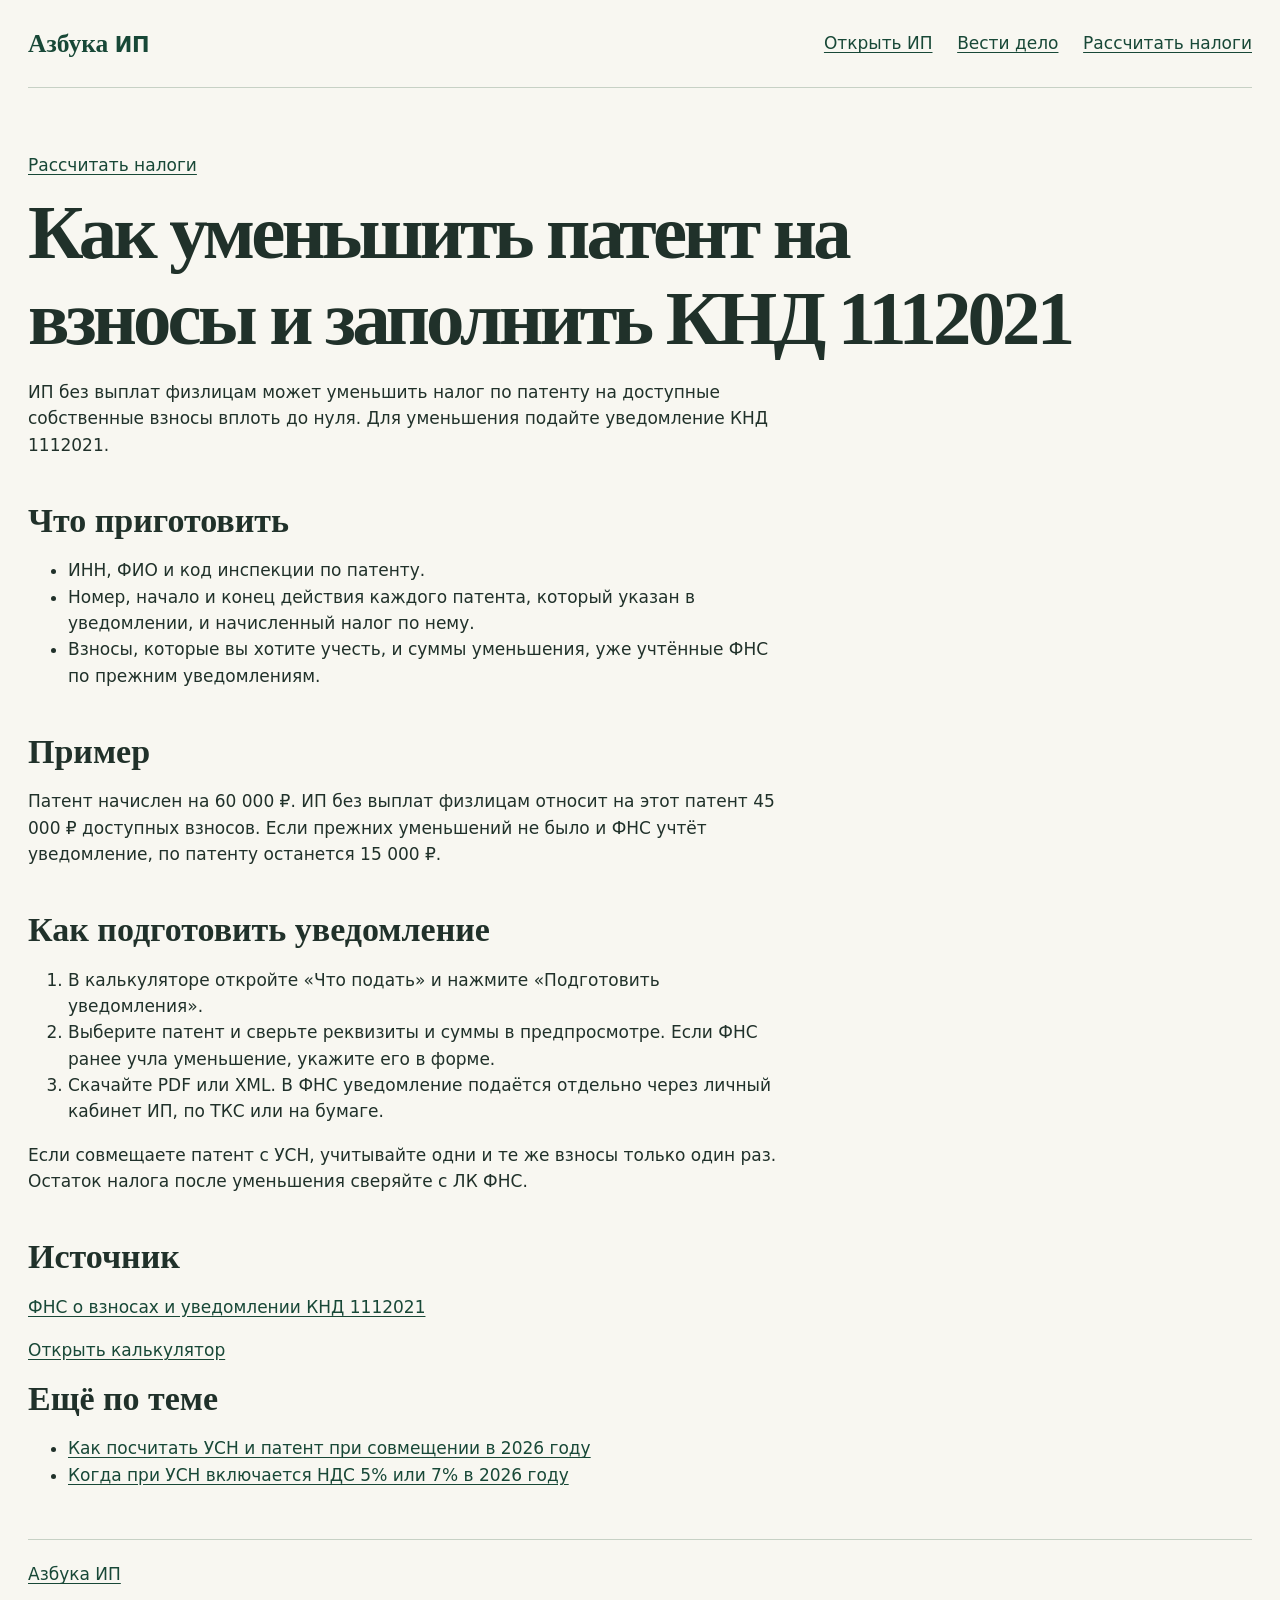
<file: guides/umenshenie-patenta-1112021.html>
<!doctype html>
<html lang="ru">
<head>
<meta charset="utf-8">
<meta name="viewport" content="width=device-width, initial-scale=1">
<title>Как уменьшить патент на взносы и заполнить КНД 1112021 | Налоги ИП</title>
<meta name="description" content="Какие данные нужны ИП без сотрудников для уменьшения патента на взносы и как проверить уведомление перед подачей.">
<link rel="canonical" href="https://ipabc.ru/guides/umenshenie-patenta-1112021.html">
<meta property="og:type" content="article">
<meta property="og:title" content="Как уменьшить патент на взносы и заполнить КНД 1112021">
<meta property="og:description" content="Какие данные нужны ИП без сотрудников для уменьшения патента на взносы и как проверить уведомление перед подачей.">
<link rel="stylesheet" href="/azbuka.css">
</head>
<body><a class="skip" href="#main">К содержанию</a>
<header class="site-head wrap"><a class="wordmark" href="/">Азбука <b>ИП</b></a><nav aria-label="Основное меню"><a href="/guides/kak-otkryt-ip.html">Открыть ИП</a><a href="/vesti-delo.html">Вести дело</a><a href="/rasschitat-nalogi.html">Рассчитать налоги</a></nav></header>
<main id="main" class="wrap registration mode-reference"><p class="section-back"><a href="/rasschitat-nalogi.html">Рассчитать налоги</a></p>
<article>
<h1>Как уменьшить патент на взносы и заполнить КНД 1112021</h1>
<p class="guide-lead">ИП без выплат физлицам может уменьшить налог по патенту на доступные собственные взносы вплоть до нуля. Для уменьшения подайте уведомление КНД 1112021.</p>
<h2>Что приготовить</h2>
<ul><li>ИНН, ФИО и код инспекции по патенту.</li>
<li>Номер, начало и конец действия каждого патента, который указан в уведомлении, и начисленный налог по нему.</li>
<li>Взносы, которые вы хотите учесть, и суммы уменьшения, уже учтённые ФНС по прежним уведомлениям.</li></ul>
<h2>Пример</h2>
<p>Патент начислен на 60 000 ₽. ИП без выплат физлицам относит на этот патент 45 000 ₽ доступных взносов. Если прежних уменьшений не было и ФНС учтёт уведомление, по патенту останется 15 000 ₽.</p>
<h2>Как подготовить уведомление</h2>
<ol><li>В калькуляторе откройте «Что подать» и нажмите «Подготовить уведомления».</li>
<li>Выберите патент и сверьте реквизиты и суммы в предпросмотре. Если ФНС ранее учла уменьшение, укажите его в форме.</li>
<li>Скачайте PDF или XML. В ФНС уведомление подаётся отдельно через личный кабинет ИП, по ТКС или на бумаге.</li></ol>
<p>Если совмещаете патент с УСН, учитывайте одни и те же взносы только один раз. Остаток налога после уменьшения сверяйте с ЛК ФНС.</p>
<h2>Источник</h2><p><a href="https://www.nalog.gov.ru/rn49/news/activities_fts/16674214/">ФНС о взносах и уведомлении КНД 1112021</a></p>
<p><a class="guide-cta" href="https://ip-tax-calculator-2026.polite-fig-0331.chatgpt.site/">Открыть калькулятор</a></p>
</article>
<nav aria-label="Другие материалы"><h2>Ещё по теме</h2><ul><li><a href="/guides/usn-patent-2026.html">Как посчитать УСН и патент при совмещении в 2026 году</a></li><li><a href="/guides/nds-usn-5-7-2026.html">Когда при УСН включается НДС 5% или 7% в 2026 году</a></li></ul></nav>
</main>
<footer class="wrap site-foot"><a href="/">Азбука ИП</a></footer>
</body>
</html>
</file>
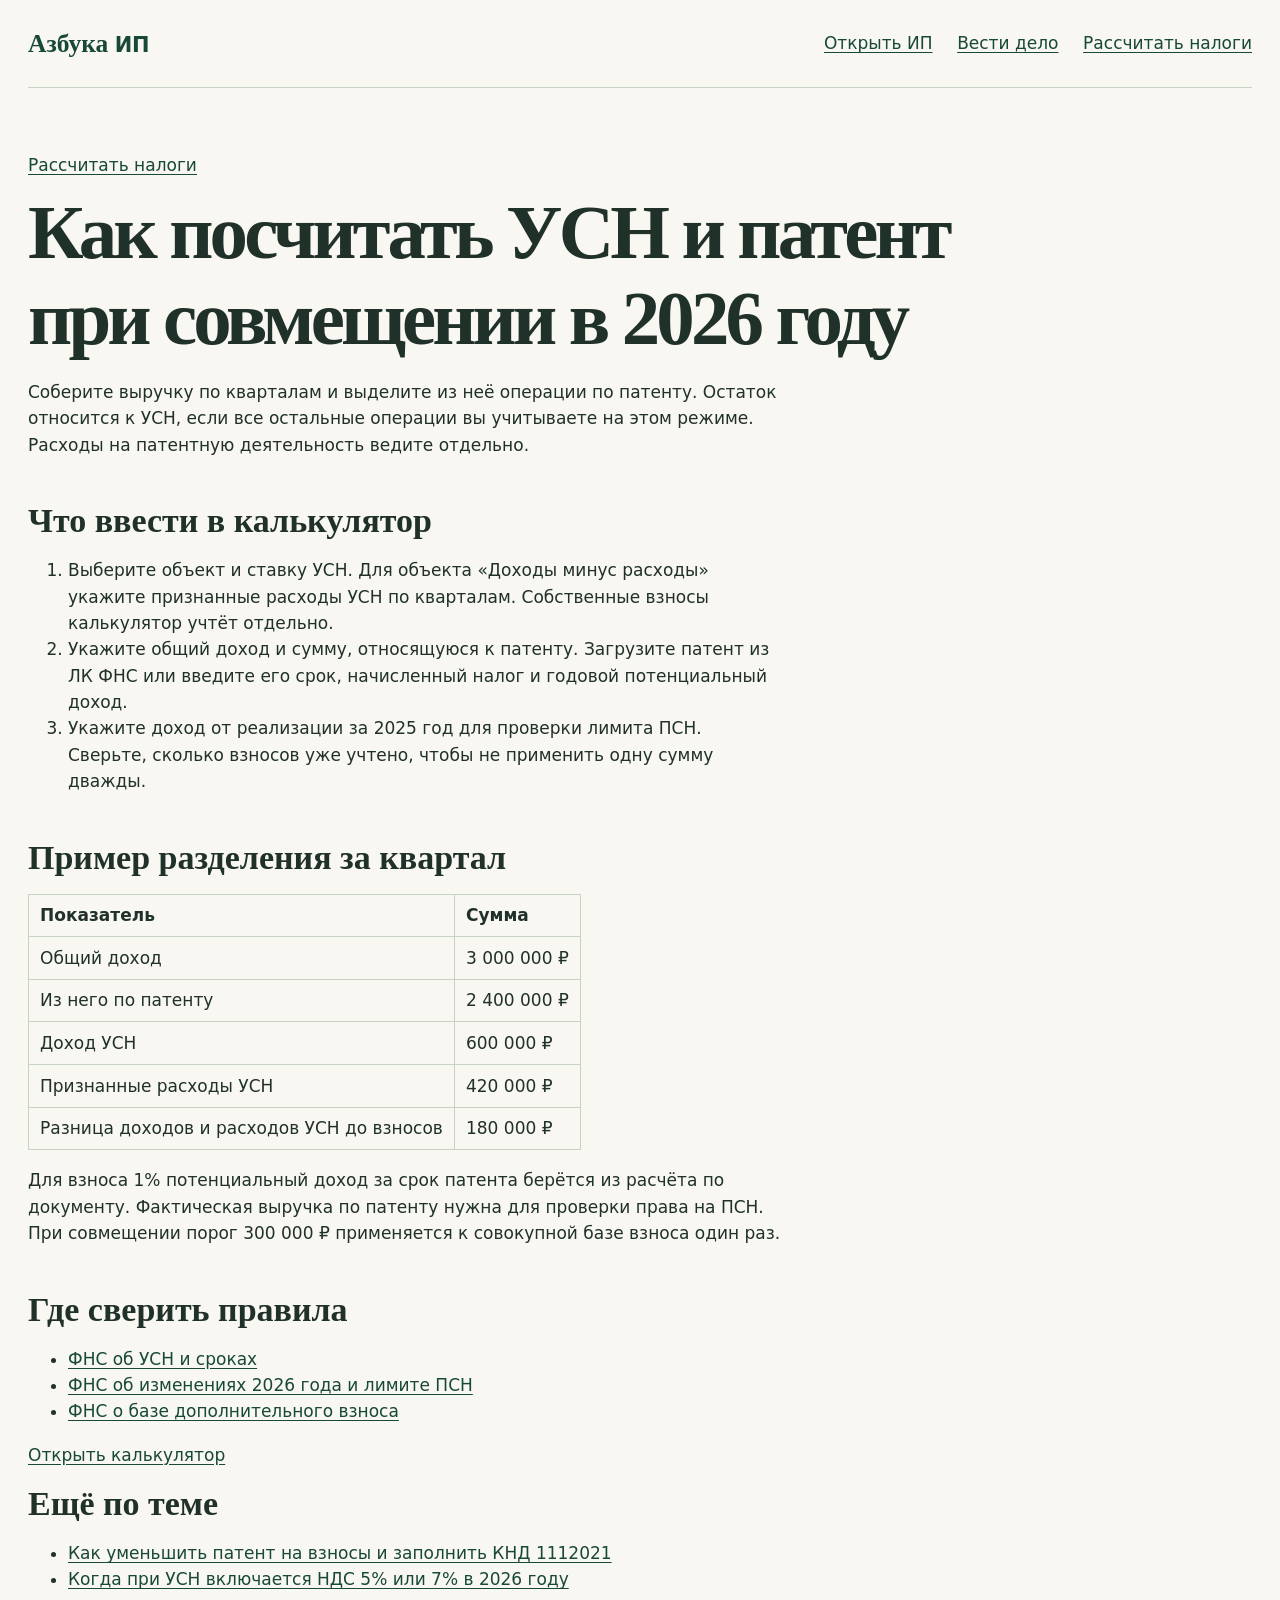
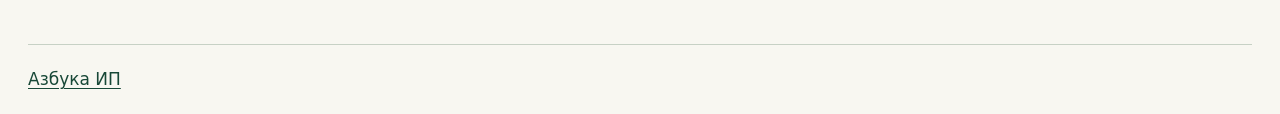
<file: guides/usn-patent-2026.html>
<!doctype html>
<html lang="ru">
<head>
<meta charset="utf-8">
<meta name="viewport" content="width=device-width, initial-scale=1">
<title>Как посчитать УСН и патент при совмещении в 2026 году | Налоги ИП</title>
<meta name="description" content="Как распределить доходы между УСН и патентом, учесть расходы и взносы ИП и сверить результат с календарём.">
<link rel="canonical" href="https://ipabc.ru/guides/usn-patent-2026.html">
<meta property="og:type" content="article">
<meta property="og:title" content="Как посчитать УСН и патент при совмещении в 2026 году">
<meta property="og:description" content="Как распределить доходы между УСН и патентом, учесть расходы и взносы ИП и сверить результат с календарём.">
<link rel="stylesheet" href="/azbuka.css">
</head>
<body><a class="skip" href="#main">К содержанию</a>
<header class="site-head wrap"><a class="wordmark" href="/">Азбука <b>ИП</b></a><nav aria-label="Основное меню"><a href="/guides/kak-otkryt-ip.html">Открыть ИП</a><a href="/vesti-delo.html">Вести дело</a><a href="/rasschitat-nalogi.html">Рассчитать налоги</a></nav></header>
<main id="main" class="wrap registration mode-reference"><p class="section-back"><a href="/rasschitat-nalogi.html">Рассчитать налоги</a></p>
<article>
<h1>Как посчитать УСН и патент при совмещении в 2026 году</h1>
<p class="guide-lead">Соберите выручку по кварталам и выделите из неё операции по патенту. Остаток относится к УСН, если все остальные операции вы учитываете на этом режиме. Расходы на патентную деятельность ведите отдельно.</p>
<h2>Что ввести в калькулятор</h2>
<ol>
<li>Выберите объект и ставку УСН. Для объекта «Доходы минус расходы» укажите признанные расходы УСН по кварталам. Собственные взносы калькулятор учтёт отдельно.</li>
<li>Укажите общий доход и сумму, относящуюся к патенту. Загрузите патент из ЛК ФНС или введите его срок, начисленный налог и годовой потенциальный доход.</li>
<li>Укажите доход от реализации за 2025 год для проверки лимита ПСН. Сверьте, сколько взносов уже учтено, чтобы не применить одну сумму дважды.</li>
</ol>
<h2>Пример разделения за квартал</h2>
<div class="article-table"><table><thead><tr><th>Показатель</th><th>Сумма</th></tr></thead><tbody>
<tr><td>Общий доход</td><td>3 000 000 ₽</td></tr><tr><td>Из него по патенту</td><td>2 400 000 ₽</td></tr>
<tr><td>Доход УСН</td><td>600 000 ₽</td></tr><tr><td>Признанные расходы УСН</td><td>420 000 ₽</td></tr>
<tr><td>Разница доходов и расходов УСН до взносов</td><td>180 000 ₽</td></tr></tbody></table></div>
<p>Для взноса 1% потенциальный доход за срок патента берётся из расчёта по документу. Фактическая выручка по патенту нужна для проверки права на ПСН. При совмещении порог 300 000 ₽ применяется к совокупной базе взноса один раз.</p>
<h2>Где сверить правила</h2><ul>
<li><a href="https://www.nalog.gov.ru/rn77/ip/ip_pay_taxes/usn/">ФНС об УСН и сроках</a></li>
<li><a href="https://www.nalog.gov.ru/new2026/">ФНС об изменениях 2026 года и лимите ПСН</a></li>
<li><a href="https://www.nalog.gov.ru/rn44/news/activities_fts/16630770/">ФНС о базе дополнительного взноса</a></li></ul>
<p><a class="guide-cta" href="https://ip-tax-calculator-2026.polite-fig-0331.chatgpt.site/">Открыть калькулятор</a></p>
</article>
<nav aria-label="Другие материалы"><h2>Ещё по теме</h2><ul><li><a href="/guides/umenshenie-patenta-1112021.html">Как уменьшить патент на взносы и заполнить КНД 1112021</a></li><li><a href="/guides/nds-usn-5-7-2026.html">Когда при УСН включается НДС 5% или 7% в 2026 году</a></li></ul></nav>
</main>
<footer class="wrap site-foot"><a href="/">Азбука ИП</a></footer>
</body>
</html>
</file>
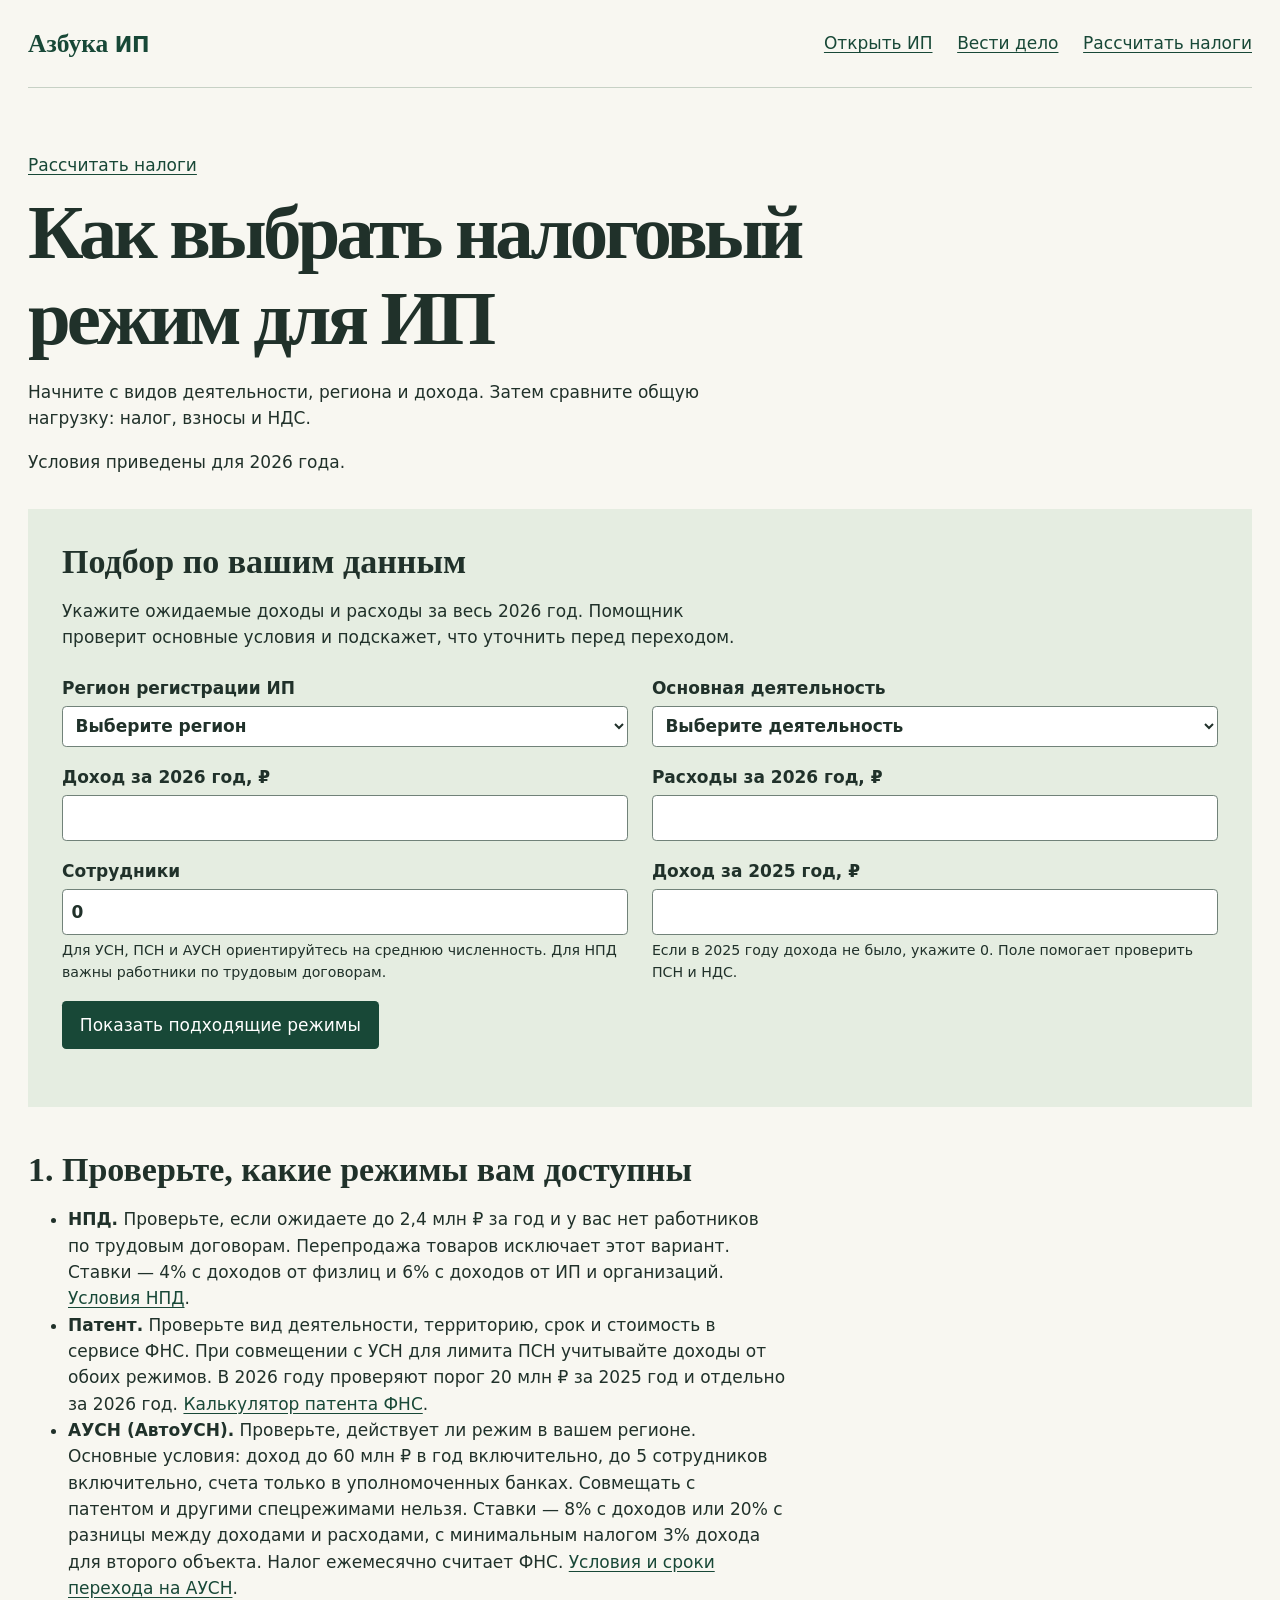
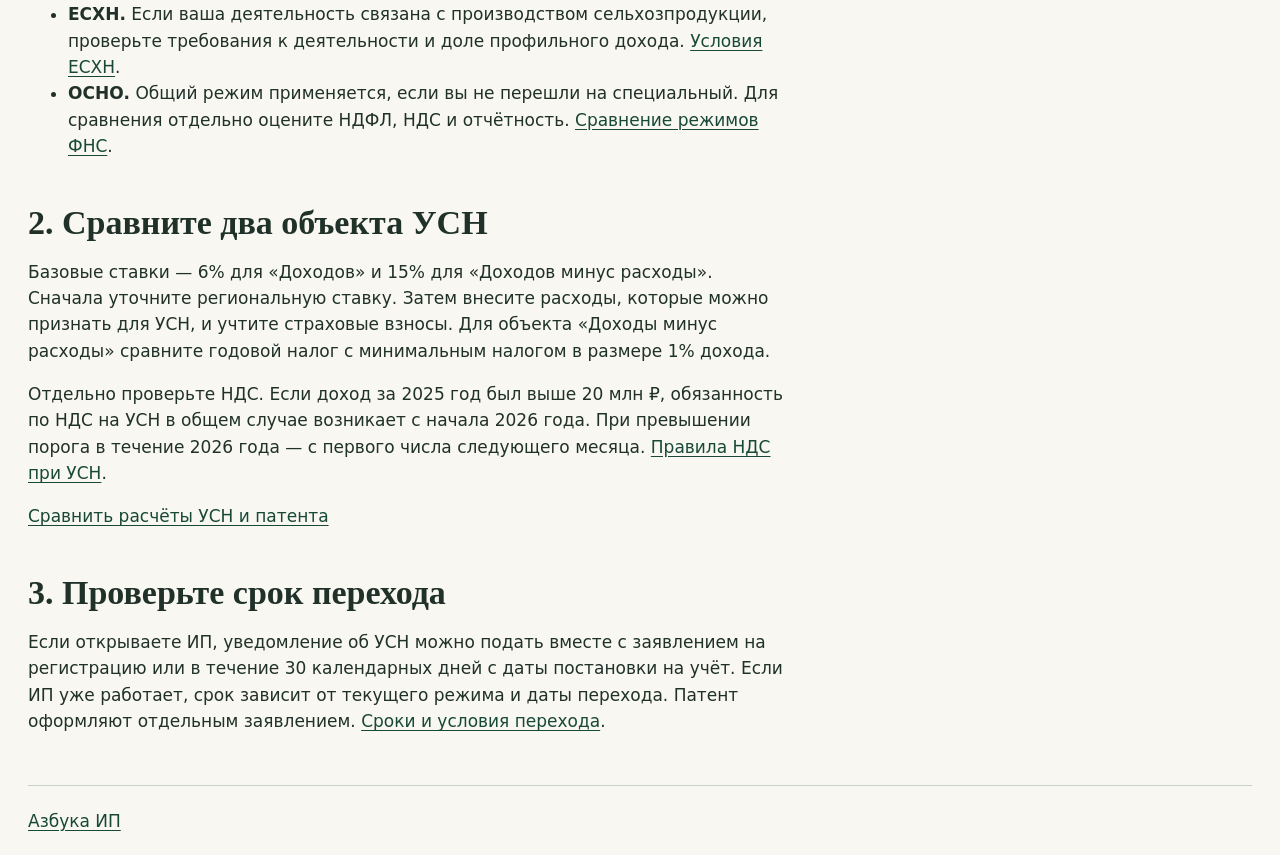
<file: guides/vybor-nalogovogo-rezhima-ip.html>
<!doctype html>
<html lang="ru">
<head>
<meta charset="utf-8">
<meta name="viewport" content="width=device-width, initial-scale=1">
<title>Как выбрать налоговый режим для ИП в 2026 году — Азбука ИП</title>
<meta name="description" content="Как сравнить УСН, патент, НПД, АвтоУСН, ОСНО и ЕСХН. Что проверить перед выбором режима и когда подать уведомление.">
<link rel="canonical" href="https://ipabc.ru/guides/vybor-nalogovogo-rezhima-ip.html">
<link rel="stylesheet" href="/azbuka.css">
<script type="module" src="/tax-mode.js"></script>
</head>
<body><a class="skip" href="#main">К содержанию</a>
<header class="site-head wrap"><a class="wordmark" href="/">Азбука <b>ИП</b></a><nav aria-label="Основное меню"><a href="/guides/kak-otkryt-ip.html">Открыть ИП</a><a href="/vesti-delo.html">Вести дело</a><a href="/rasschitat-nalogi.html">Рассчитать налоги</a></nav></header>
<main id="main" class="wrap registration mode-reference"><p class="section-back"><a href="/rasschitat-nalogi.html">Рассчитать налоги</a></p>
<article>
<h1>Как выбрать налоговый режим для ИП</h1>
<p class="guide-lead">Начните с видов деятельности, региона и дохода. Затем сравните общую нагрузку: налог, взносы и НДС.</p>
<p>Условия приведены для 2026 года.</p>
<section class="mode-tool" aria-labelledby="mode-title">
<h2 id="mode-title">Подбор по вашим данным</h2>
<p>Укажите ожидаемые доходы и расходы за весь 2026 год. Помощник проверит основные условия и подскажет, что уточнить перед переходом.</p>
<noscript><p>Для подбора включите JavaScript. Ниже — условия режимов и ссылки на ФНС.</p></noscript>
<form id="mode-form" class="mode-form" hidden>
<label>Регион регистрации ИП <select name="region" required><option value="">Выберите регион</option><option value="22">Алтайский край</option>
<option value="28">Амурская область</option>
<option value="29">Архангельская область</option>
<option value="30">Астраханская область</option>
<option value="31">Белгородская область</option>
<option value="32">Брянская область</option>
<option value="33">Владимирская область</option>
<option value="34">Волгоградская область</option>
<option value="35">Вологодская область</option>
<option value="36">Воронежская область</option>
<option value="77">город Москва</option>
<option value="92">город Севастополь</option>
<option value="93">Донецкая Народная Республика</option>
<option value="79">Еврейская автономная область</option>
<option value="75">Забайкальский край</option>
<option value="90">Запорожская область</option>
<option value="37">Ивановская область</option>
<option value="38">Иркутская область</option>
<option value="07">Кабардино-Балкарская Республика</option>
<option value="39">Калининградская область</option>
<option value="40">Калужская область</option>
<option value="41">Камчатский край</option>
<option value="09">Карачаево-Черкесская Республика</option>
<option value="42">Кемеровская область  - Кузбасс</option>
<option value="43">Кировская область</option>
<option value="44">Костромская область</option>
<option value="23">Краснодарский край</option>
<option value="24">Красноярский край</option>
<option value="45">Курганская область</option>
<option value="46">Курская область</option>
<option value="47">Ленинградская область</option>
<option value="48">Липецкая область</option>
<option value="94">Луганская Народная Республика</option>
<option value="49">Магаданская область</option>
<option value="50">Московская область</option>
<option value="51">Мурманская область</option>
<option value="52">Нижегородская область</option>
<option value="53">Новгородская область</option>
<option value="54">Новосибирская область</option>
<option value="55">Омская область</option>
<option value="56">Оренбургская область</option>
<option value="57">Орловская область</option>
<option value="58">Пензенская область</option>
<option value="59">Пермский край</option>
<option value="25">Приморский край</option>
<option value="60">Псковская область</option>
<option value="01">Республика Адыгея</option>
<option value="04">Республика Алтай</option>
<option value="02">Республика Башкортостан</option>
<option value="03">Республика Бурятия</option>
<option value="05">Республика Дагестан</option>
<option value="06">Республика Ингушетия</option>
<option value="08">Республика Калмыкия</option>
<option value="10">Республика Карелия</option>
<option value="11">Республика Коми</option>
<option value="91">Республика Крым</option>
<option value="12">Республика Марий Эл</option>
<option value="13">Республика Мордовия</option>
<option value="14">Республика Саха (Якутия)</option>
<option value="15">Республика Северная Осетия-Алания</option>
<option value="16">Республика Татарстан</option>
<option value="17">Республика Тыва</option>
<option value="19">Республика Хакасия</option>
<option value="61">Ростовская область</option>
<option value="62">Рязанская область</option>
<option value="63">Самарская область</option>
<option value="78">Санкт-Петербург</option>
<option value="64">Саратовская область</option>
<option value="65">Сахалинская область</option>
<option value="66">Свердловская область</option>
<option value="67">Смоленская область</option>
<option value="26">Ставропольский край</option>
<option value="68">Тамбовская область</option>
<option value="69">Тверская область</option>
<option value="70">Томская область</option>
<option value="71">Тульская область</option>
<option value="72">Тюменская область</option>
<option value="18">Удмуртская Республика</option>
<option value="73">Ульяновская область</option>
<option value="27">Хабаровский край</option>
<option value="86">Ханты-Мансийский автономный округ-Югра</option>
<option value="95">Херсонская область</option>
<option value="74">Челябинская область</option>
<option value="20">Чеченская Республика</option>
<option value="21">Чувашская Республика</option>
<option value="87">Чукотский АО</option>
<option value="89">Ямало-Ненецкий автономный округ</option>
<option value="76">Ярославская область</option></select></label>
<label>Основная деятельность <select name="activity" required><option value="">Выберите деятельность</option><option value="services">Услуги или работы</option><option value="software">Разработка ПО</option><option value="own">Производство и продажа своих товаров</option><option value="resale">Перепродажа товаров</option><option value="agency">Посредническая деятельность</option><option value="farm">Сельхозпроизводство</option><option value="other">Другая или несколько видов</option></select></label>
<label>Доход за 2026 год, ₽ <input name="income" inputmode="decimal" data-money required></label>
<label>Расходы за 2026 год, ₽ <input name="expenses" inputmode="decimal" data-money required></label>
<label>Сотрудники <input name="employees" type="number" min="0" max="1000000" step="1" value="0" required><small>Для УСН, ПСН и АУСН ориентируйтесь на среднюю численность. Для НПД важны работники по трудовым договорам.</small></label>
<label>Доход за 2025 год, ₽ <input name="priorIncome" inputmode="decimal" data-money><small>Если в 2025 году дохода не было, укажите 0. Поле помогает проверить ПСН и НДС.</small></label>
<div><button class="primary" type="submit">Показать подходящие режимы</button></div>
</form>
<section id="mode-results" tabindex="-1" aria-labelledby="mode-result-title" hidden>
<h2 id="mode-result-title">Какие режимы рассмотреть</h2>
<p>Результат основан на введённых данных. Перед переходом проверьте условия ФНС. Оценки УСН даны по базовым ставкам, без НДС и взносов.</p>
<p id="mode-stale" role="status" hidden>Данные изменились. Ниже предыдущий результат. Нажмите «Показать подходящие режимы», чтобы обновить его.</p>
<div id="mode-list"></div>
<p><a class="primary" href="https://ip-tax-calculator-2026.polite-fig-0331.chatgpt.site/">Рассчитать УСН и патент</a></p>
</section>
<template id="mode-template"><section class="mode-row"><h3></h3><strong></strong><p></p><a>Условия ФНС</a></section></template>
</section>
<h2>1. Проверьте, какие режимы вам доступны</h2>
<ul>
<li><strong>НПД.</strong> Проверьте, если ожидаете до 2,4 млн ₽ за год и у вас нет работников по трудовым договорам. Перепродажа товаров исключает этот вариант. Ставки — 4% с доходов от физлиц и 6% с доходов от ИП и организаций. <a href="https://npd.nalog.ru/">Условия НПД</a>.</li>
<li><strong>Патент.</strong> Проверьте вид деятельности, территорию, срок и стоимость в сервисе ФНС. При совмещении с УСН для лимита ПСН учитывайте доходы от обоих режимов. В 2026 году проверяют порог 20 млн ₽ за 2025 год и отдельно за 2026 год. <a href="https://patent.nalog.ru/info/">Калькулятор патента ФНС</a>.</li>
<li><strong>АУСН (АвтоУСН).</strong> Проверьте, действует ли режим в вашем регионе. Основные условия: доход до 60 млн ₽ в год включительно, до 5 сотрудников включительно, счета только в уполномоченных банках. Совмещать с патентом и другими спецрежимами нельзя. Ставки — 8% с доходов или 20% с разницы между доходами и расходами, с минимальным налогом 3% дохода для второго объекта. Налог ежемесячно считает ФНС. <a href="https://ausn.nalog.gov.ru/">Условия и сроки перехода на АУСН</a>.</li>
<li><strong>ЕСХН.</strong> Если ваша деятельность связана с производством сельхозпродукции, проверьте требования к деятельности и доле профильного дохода. <a href="https://www.nalog.gov.ru/rn77/taxation/taxes/eshn/">Условия ЕСХН</a>.</li>
<li><strong>ОСНО.</strong> Общий режим применяется, если вы не перешли на специальный. Для сравнения отдельно оцените НДФЛ, НДС и отчётность. <a href="https://www.nalog.gov.ru/rn77/service/mp/">Сравнение режимов ФНС</a>.</li>
</ul>
<h2>2. Сравните два объекта УСН</h2>
<p>Базовые ставки — 6% для «Доходов» и 15% для «Доходов минус расходы». Сначала уточните региональную ставку. Затем внесите расходы, которые можно признать для УСН, и учтите страховые взносы. Для объекта «Доходы минус расходы» сравните годовой налог с минимальным налогом в размере 1% дохода.</p>
<p>Отдельно проверьте НДС. Если доход за 2025 год был выше 20 млн ₽, обязанность по НДС на УСН в общем случае возникает с начала 2026 года. При превышении порога в течение 2026 года — с первого числа следующего месяца. <a href="https://www.nalog.gov.ru/rn77/taxation/taxes/nds_usn/">Правила НДС при УСН</a>.</p>
<p><a class="guide-cta" href="https://ip-tax-calculator-2026.polite-fig-0331.chatgpt.site/">Сравнить расчёты УСН и патента</a></p>
<h2>3. Проверьте срок перехода</h2>
<p>Если открываете ИП, уведомление об УСН можно подать вместе с заявлением на регистрацию или в течение 30 календарных дней с даты постановки на учёт. Если ИП уже работает, срок зависит от текущего режима и даты перехода. Патент оформляют отдельным заявлением. <a href="https://www.nalog.gov.ru/rn77/service/mp/">Сроки и условия перехода</a>.</p>
</article></main>
<footer class="wrap site-foot"><a href="/">Азбука ИП</a></footer></body>
</html>
</file>
<file: azbuka.css>
* { box-sizing: border-box; }
[hidden] { display: none !important; }
:root { color: #20312a; background: #f8f7f1; font: 17px/1.55 system-ui, sans-serif; --green: #184837; --line: #c7d1c5; }
body { margin: 0; }
a { color: var(--green); text-underline-offset: .19em; }
a:hover { text-decoration-thickness: .14em; }
:focus-visible { outline: 3px solid #47705d; outline-offset: 4px; }
.wrap { width: min(72rem, calc(100% - 3rem)); margin-inline: auto; }
.skip { position: absolute; left: 1rem; top: 1rem; transform: translateY(-250%); background: white; padding: .4rem; }
.skip:focus { transform: none; }
.site-head, .site-foot { display: flex; gap: 1rem 2rem; align-items: center; flex-wrap: wrap; padding-block: 1.25rem; border-bottom: 1px solid var(--line); }
.site-head { justify-content: space-between; }
.site-head nav { display: flex; flex-wrap: wrap; gap: .5rem 1.45rem; }
.wordmark { font: 700 1.5rem/1 Georgia, serif; text-decoration: none; }
.wordmark b { font-family: system-ui, sans-serif; font-size: .82em; }
h1, h2 { font-family: Georgia, serif; line-height: 1.12; text-wrap: balance; }
h1 { font-size: clamp(3rem, 7vw, 6.4rem); letter-spacing: -.05em; margin: 0 0 .2em; }
h2 { font-size: clamp(1.4rem, 3vw, 2rem); margin: 0 0 .45em; }
p { max-width: 63ch; }
.hero { display: grid; grid-template-columns: 1.6fr 1fr; align-items: end; gap: 2rem; padding: clamp(2rem, 6vw, 5.5rem) clamp(1.1rem, 5vw, 4.5rem); background: #e5ede1; margin-top: 1.5rem; }
.hero p, .intro { font-size: 1.13rem; }
.primary { display: inline-block; background: var(--green); color: white; padding: .63rem 1.05rem; border-radius: .25rem; font-weight: 650; text-decoration: none; }
.primary:hover { background: #24604a; }
.route-links a, .directory a { display: block; padding: .65rem 0; border-top: 1px solid var(--line); }
.route-links h2 { font-size: 1.25rem; }
.sections { display: grid; grid-template-columns: 1fr 1fr; gap: clamp(1.5rem, 5vw, 4rem); padding: 2.5rem 0; }
.directory, .checklist { padding: 0; margin: 0; list-style: none; }
.site-foot { border: 0; border-top: 1px solid var(--line); }
.registration { padding-top: clamp(2rem, 5vw, 4rem); }
.registration h1 { font-size: clamp(3rem, 6vw, 5rem); }
.method { border: 0; margin: 1.75rem 0; padding: 0; }
.method legend { font-weight: 700; margin-bottom: .6rem; }
.method label { display: inline-flex; align-items: center; gap: .5rem; padding: .55rem .8rem; margin: 0 .25rem .3rem 0; border: 1px solid var(--line); cursor: pointer; }
.method label:has(:checked) { background: #e5ede1; border-color: var(--green); }
input { accent-color: var(--green); }
.journey { display: grid; grid-template-columns: minmax(0, 1fr) minmax(13rem, .38fr); gap: clamp(1.5rem, 5vw, 4rem); align-items: start; }
.journey section h2:not(:first-child) { margin-top: 1.5rem; }
.checklist li { border-top: 1px solid var(--line); padding: .65rem 0; }
.checklist label { display: inline; cursor: pointer; }
.checklist input { margin: 0 .5rem 0 .15rem; vertical-align: baseline; }
.after { border-top: 2px solid var(--green); margin-top: 2rem; padding-top: 1.4rem; }
.progress { padding: 1rem; background: #e5ede1; }
.progress h2 { font-size: 1.3rem; }
.progress progress { width: 100%; accent-color: var(--green); display: block; margin-bottom: .8rem; }
.sources { margin-block: 1.5rem 2.5rem; }
@media (max-width: 47rem) {
  .wrap { width: calc(100% - 2rem); }
  .hero, .sections, .journey { grid-template-columns: 1fr; }
}


.mode-tool { margin: 2rem 0; padding: clamp(1rem, 4vw, 2rem); background: #e5ede1; }
.mode-form { display: grid; grid-template-columns: repeat(2, minmax(0, 1fr)); gap: 1rem 1.4rem; margin-block: 1.4rem; }
.mode-form label { min-width: 0; font-weight: 650; }
.mode-form small { display: block; font-weight: 400; margin-top: .35rem; }
.mode-form input, .mode-form select { font: inherit; color: inherit; background: #fff; border: 1px solid #718279; border-radius: .25rem; padding: .5rem; display: block; width: 100%; margin-top: .3rem; }
.mode-form button { font: inherit; border: 0; cursor: pointer; }
.mode-row { border-top: 1px solid var(--line); padding: .75rem 0; }
.mode-row h3, .mode-row p { margin: .35rem 0; }
.mode-row strong[data-status="yes"] { color: #184837; }
.mode-row strong[data-status="no"] { color: #863925; }
.mode-reference { padding-bottom: 2rem; }
@media (max-width: 39rem) { .mode-form { grid-template-columns: 1fr; } }

.site-head nav a { display: inline-flex; align-items: center; min-height: 2.6rem; }
.site-head nav a[aria-current="page"] { font-weight: 750; text-decoration-thickness: .16em; }
.hero { padding-block: clamp(1.75rem, 4vw, 3.4rem); }
.hero h1 { font-size: clamp(2.75rem, 6vw, 5.3rem); }
.section-back { margin: 0 0 .7rem; }
.registration article > p, .registration article > ul, .registration article > ol { max-width: 70ch; }
.registration article h2 { margin-top: 1.3em; }
.registration article .mode-tool h2:first-child { margin-top: 0; }
.article-table { overflow-x: auto; margin: 1rem 0; }
.article-table table { border-collapse: collapse; text-align: left; }
.article-table :is(td, th) { padding: .45rem .65rem; border: 1px solid var(--line); }
.table-hint { display: none; }
#mode-stale { padding: .5rem .75rem; background: #f8f7f1; }
@media (max-width: 39rem) {
  .table-hint { display: block; font-size: .9em; }
  .site-head nav { gap: .15rem 1rem; }
}
</file>
<file: comparison.css>
.table-scroll { overflow-x: auto; margin: 1rem 0; border: 1px solid var(--line); }
.comparison { width: 100%; min-width: 36rem; border-collapse: collapse; text-align: left; font-size: .94rem; }
.comparison :is(th, td) { vertical-align: top; padding: .65rem .75rem; border-bottom: 1px solid var(--line); }
.comparison thead { background: #e5ede1; }
.comparison tbody tr:last-child > * { border-bottom: 0; }
</file>
